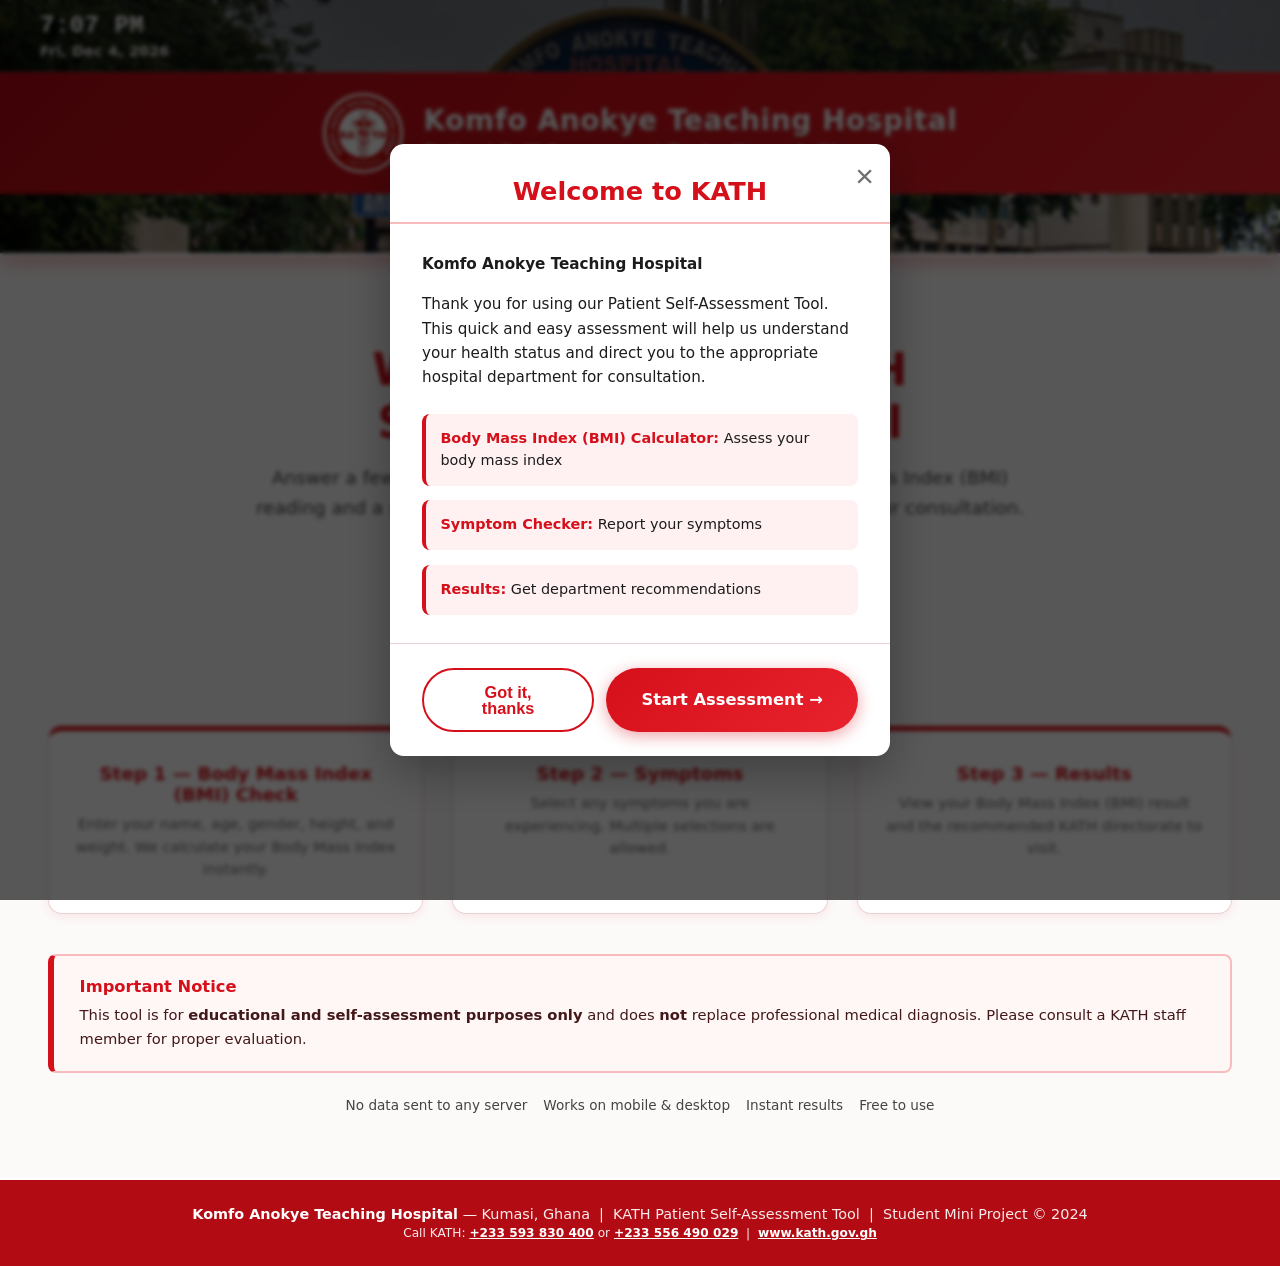
<file: index.html>
﻿<!DOCTYPE html>
<html lang="en">
<head>
  <meta charset="UTF-8" />
  <meta name="viewport" content="width=device-width, initial-scale=1.0" />
  <title>KATH Patient Self-Assessment Tool</title>
  <link rel="stylesheet" href="style.css" />
  <link rel="icon" href="kath-logo.jpg" />
</head>
<body>

  <!-- WELCOME POPUP MODAL -->
  <div id="welcome-modal" class="modal-overlay">
    <div class="modal-content welcome-modal-box">
      <button class="modal-close-btn" aria-label="Close welcome message">&times;</button>
      <div class="modal-header">
        <h2>Welcome to KATH</h2>
      </div>
      <div class="modal-body">
        <p><strong>Komfo Anokye Teaching Hospital</strong></p>
        <p>Thank you for using our Patient Self-Assessment Tool. This quick and easy assessment will help us understand your health status and direct you to the appropriate hospital department for consultation.</p>
        <div class="welcome-features">
          <div class="feature">
            <span class="feature-text"><strong>Body Mass Index (BMI) Calculator:</strong> Assess your body mass index</span>
          </div>
          <div class="feature">
            <span class="feature-text"><strong>Symptom Checker:</strong> Report your symptoms</span>
          </div>
          <div class="feature">
            <span class="feature-text"><strong>Results:</strong> Get department recommendations</span>
          </div>
        </div>
      </div>
      <div class="modal-footer">
        <button class="btn btn-secondary modal-close-btn-footer">Got it, thanks</button>
        <a href="bmi.html" class="btn btn-primary">Start Assessment →</a>
      </div>
    </div>
  </div>

  <header>
    <!-- Date Time Widget -->
    <div class="datetime-weather-widget">
      <div class="widget-content">
        <div class="datetime-display">
          <div class="time-display" id="time-display">--:--</div>
          <div class="date-display" id="date-display">Loading...</div>
        </div>
      </div>
    </div>

    <div class="header-inner">
      <div class="header-brand">
        <img src="kath-logo.jpg" alt="Komfo Anokye Teaching Hospital Logo" class="header-logo" />
        <div class="header-text">
          <h1>Komfo Anokye Teaching Hospital</h1>
          <p>Patient Self-Assessment Tool &bull; Kumasi, Ghana</p>
        </div>
      </div>
    </div>

    <!-- Centered Main Dropdown Navigation -->
    <nav>
      <div class="nav-inner">
        <div class="nav-dropdown">
          <button class="nav-dropdown-btn" type="button" aria-expanded="false">
            <span class="menu-icon">☰</span>
            <span>Menu &amp; Assessment Navigation</span>
            <span class="menu-arrow">▾</span>
          </button>
          <div class="nav-dropdown-menu">
            <a href="index.html" class="nav-item">
              <div class="nav-text">
                <strong>Home</strong>
                <small>Landing page &amp; overview</small>
              </div>
            </a>
            
            <div class="dropdown-divider"></div>
            <div class="dropdown-category"> Patient Self-Assessment</div>
            
            <a href="bmi.html" class="nav-item">
              <div class="nav-text">
                <strong>Step 1: Body Mass Index (BMI) Calculator</strong>
                <small>Enter height, weight &amp; metrics</small>
              </div>
            </a>
            <a href="symptoms.html" class="nav-item">
              <div class="nav-text">
                <strong>Step 2: Symptom Checker</strong>
                <small>Select experienced symptoms</small>
              </div>
            </a>
            <a href="results.html" class="nav-item">
              <div class="nav-text">
                <strong>Step 3: View Results</strong>
                <small>Body Mass Index (BMI) reading &amp; KATH directorate</small>
              </div>
            </a>
            
            <div class="dropdown-divider"></div>
            <div class="dropdown-category"> Hospital &amp; Feedback</div>
            
            <a href="about.html" class="nav-item">
              <div class="nav-text">
                <strong>About KATH</strong>
                <small>History, mission &amp; clinical services</small>
              </div>
            </a>
            <a href="feedback.html" class="nav-item">
              <div class="nav-text">
                <strong>Patient Feedback</strong>
                <small>Share comments &amp; ratings</small>
              </div>
            </a>
          </div>
        </div>
      </div>
    </nav>
  </header>

  <!-- MAIN CONTENT Landing / Hero Page -->
  <main>
    <div class="container">

      <!-- Hero section -->
      <section class="hero">
        <h2>Welcome to the KATH<br>Self-Assessment Tool</h2>
        <p>
          Answer a few quick questions about your health to get a Body Mass Index (BMI) reading
          and a suggested KATH directorate to visit — right before your consultation.
        </p>
        <!-- Primary CTA button -->
        <a href="bmi.html" class="btn btn-primary btn-lg">
           Start Assessment
        </a>
      </section>

      <!-- How it works feature cards -->
      <section>
        <div style="text-align:center;margin-bottom:1rem;">
          <h3 style="color:var(--primary);font-size:1.15rem;"> How It Works</h3>
          <p style="color:var(--text-muted);font-size:.88rem;margin-top:.3rem;">
            Three simple steps — takes less than 2 minutes
          </p>
        </div>

        <div class="features-grid">
          <!-- Step 1 -->
          <div class="feature-card">
            <h3>Step 1 — Body Mass Index (BMI) Check</h3>
            <p>Enter your name, age, gender, height, and weight. We calculate your Body Mass Index instantly.</p>
          </div>
          <!-- Step 2 -->
          <div class="feature-card">
            <h3>Step 2 — Symptoms</h3>
            <p>Select any symptoms you are experiencing. Multiple selections are allowed.</p>
          </div>
          <!-- Step 3 -->
          <div class="feature-card">
            <h3>Step 3 — Results</h3>
            <p>View your Body Mass Index (BMI) result and the recommended KATH directorate to visit.</p>
          </div>
        </div>
      </section>

      <!-- Disclaimer notice on landing page -->
      <div class="disclaimer">
        <div class="disclaimer-title"> Important Notice</div>
        <p>
          This tool is for <strong>educational and self-assessment purposes only</strong>
          and does <strong>not</strong> replace professional medical diagnosis.
          Please consult a KATH staff member for proper evaluation.
        </p>
      </div>

      <!-- Quick info row -->
      <section style="margin-top:1.5rem;">
        <div style="display:flex;gap:1rem;flex-wrap:wrap;justify-content:center;">
          <div style="display:flex;align-items:center;gap:.4rem;color:var(--text-mid);font-size:.85rem;">
             <span>No data sent to any server</span>
          </div>
          <div style="display:flex;align-items:center;gap:.4rem;color:var(--text-mid);font-size:.85rem;">
             <span>Works on mobile &amp; desktop</span>
          </div>
          <div style="display:flex;align-items:center;gap:.4rem;color:var(--text-mid);font-size:.85rem;">
             <span>Instant results</span>
          </div>
          <div style="display:flex;align-items:center;gap:.4rem;color:var(--text-mid);font-size:.85rem;">
             <span>Free to use</span>
          </div>
        </div>
      </section>

    </div><!-- /container -->
  </main>

  <!-- FOOTER appears on every page -->
  <footer>
    <p>
      <strong>Komfo Anokye Teaching Hospital</strong> &mdash; Kumasi, Ghana &nbsp;|&nbsp;
       KATH Patient Self-Assessment Tool &nbsp;|&nbsp;
      <span>Student Mini Project &copy; 2024</span>
    </p>
    <p style="margin-top:.3rem;font-size:.76rem;">
      Call KATH: <a href="tel:+233593830400">+233 593 830 400</a> or <a href="tel:+233556490029">+233 556 490 029</a> &nbsp;|&nbsp;
      <a href="https://www.kath.gov.gh" target="_blank" rel="noopener noreferrer">www.kath.gov.gh</a>
    </p>
  </footer>

  <!-- Load shared JavaScript -->
  <script src="script.js"></script>
  
  <!-- Initialize Date/Time immediately -->
  <script>
    (function() {
      function updateDateTime() {
        const now = new Date();
        const hours = now.getHours() % 12 || 12;
        const minutes = String(now.getMinutes()).padStart(2, '0');
        const period = now.getHours() < 12 ? 'AM' : 'PM';
        const timeDisplay = document.getElementById('time-display');
        if (timeDisplay) timeDisplay.textContent = `${hours}:${minutes} ${period}`;

        const options = { weekday: 'short', year: 'numeric', month: 'short', day: 'numeric' };
        const dateStr = now.toLocaleDateString('en-US', options);
        const dateDisplay = document.getElementById('date-display');
        if (dateDisplay) dateDisplay.textContent = dateStr;
      }

      if (document.readyState === 'loading') {
        document.addEventListener('DOMContentLoaded', function() {
          updateDateTime();
          setInterval(updateDateTime, 60000);
        });
      } else {
        updateDateTime();
        setInterval(updateDateTime, 60000);
      }
    })();
  </script>
</body>
</html>
</file>
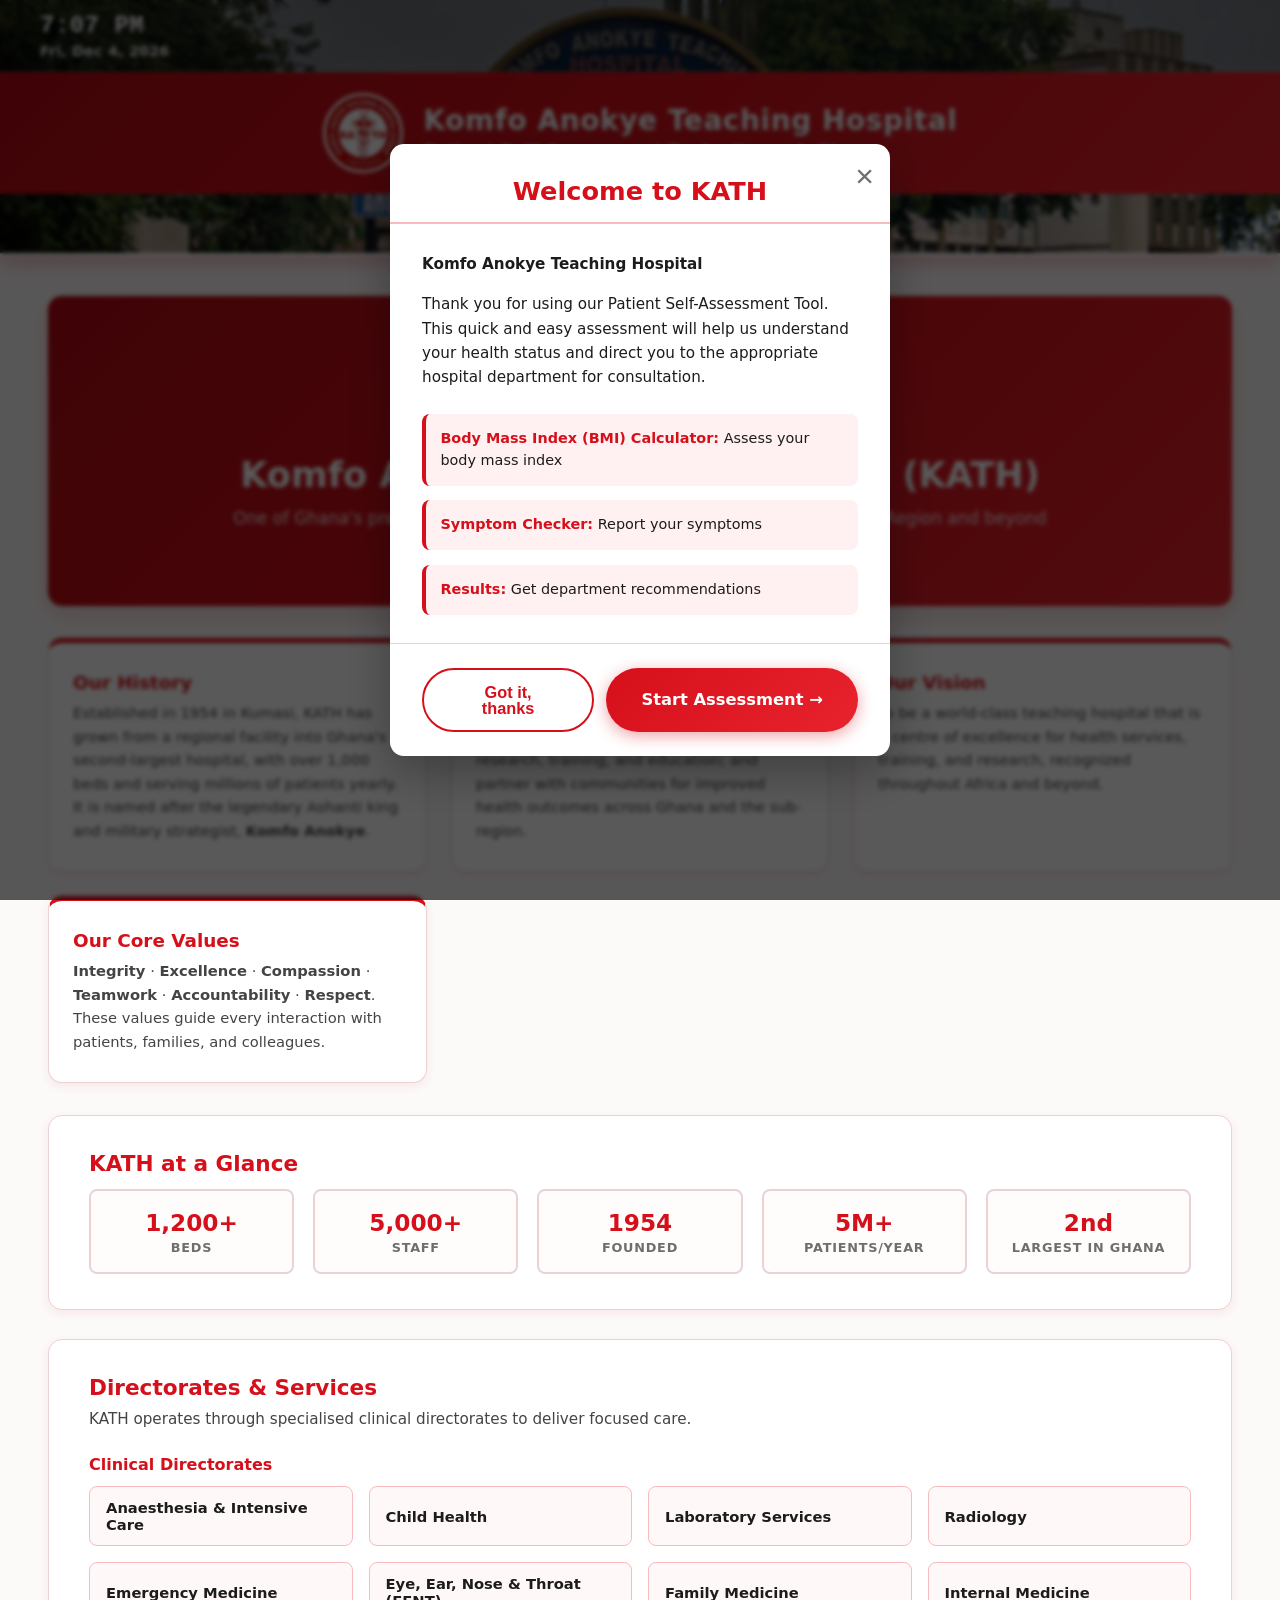
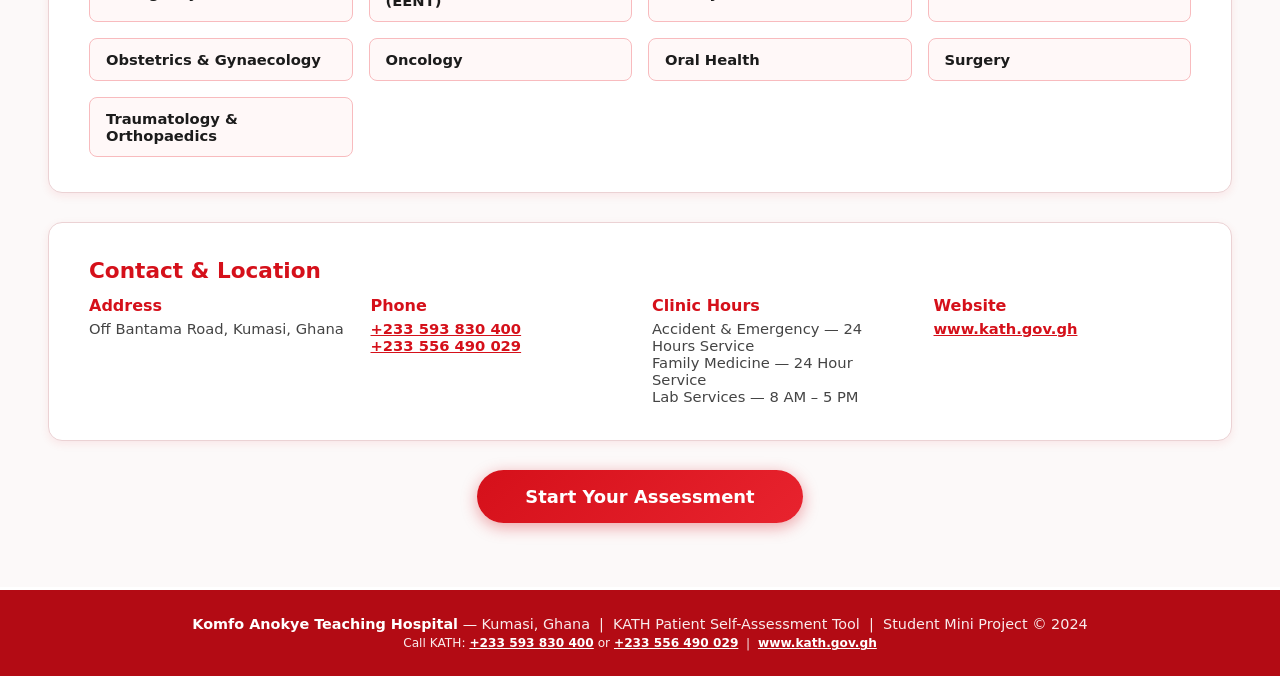
<file: about.html>
<!DOCTYPE html>
<html lang="en">
<head>
  <meta charset="UTF-8" />
  <meta name="viewport" content="width=device-width, initial-scale=1.0" />
  <title>About KATH — Patient Self-Assessment Tool</title>
  <link rel="stylesheet" href="style.css" />
  <link rel="icon" href="kath-logo.jpg" />
</head>
<body>

  <!-- WELCOME POPUP MODAL -->
  <div id="welcome-modal" class="modal-overlay">
    <div class="modal-content welcome-modal-box">
      <button class="modal-close-btn" aria-label="Close welcome message">&times;</button>
      <div class="modal-header">
        <h2>Welcome to KATH</h2>
      </div>
      <div class="modal-body">
        <p><strong>Komfo Anokye Teaching Hospital</strong></p>
        <p>Thank you for using our Patient Self-Assessment Tool. This quick and easy assessment will help us understand your health status and direct you to the appropriate hospital department for consultation.</p>
        <div class="welcome-features">
          <div class="feature">
            <span class="feature-text"><strong>Body Mass Index (BMI) Calculator:</strong> Assess your body mass index</span>
          </div>
          <div class="feature">
            <span class="feature-text"><strong>Symptom Checker:</strong> Report your symptoms</span>
          </div>
          <div class="feature">
            <span class="feature-text"><strong>Results:</strong> Get department recommendations</span>
          </div>
        </div>
      </div>
      <div class="modal-footer">
        <button class="btn btn-secondary modal-close-btn-footer">Got it, thanks</button>
        <a href="bmi.html" class="btn btn-primary">Start Assessment →</a>
      </div>
    </div>
  </div>

  <!-- HEADER -->
  <header>
    <!-- Date Time Widget -->
    <div class="datetime-weather-widget">
      <div class="widget-content">
        <div class="datetime-display">
          <div class="time-display" id="time-display">--:--</div>
          <div class="date-display" id="date-display">Loading...</div>
        </div>
      </div>
    </div>

    <div class="header-inner">
      <div class="header-brand">
        <img src="kath-logo.jpg" alt="Komfo Anokye Teaching Hospital Logo" class="header-logo" />
        <div class="header-text">
          <h1>Komfo Anokye Teaching Hospital</h1>
          <p>Patient Self-Assessment Tool &bull; Kumasi, Ghana</p>
        </div>
      </div>
    </div>

    <!-- Centered Main Dropdown Navigation -->
    <nav>
      <div class="nav-inner">
        <div class="nav-dropdown">
          <button class="nav-dropdown-btn" type="button" aria-expanded="false">
            <span class="menu-icon">☰</span>
            <span>Menu &amp; Assessment Navigation</span>
            <span class="menu-arrow">▾</span>
          </button>
          <div class="nav-dropdown-menu">
            <a href="index.html" class="nav-item">
              <div class="nav-text">
                <strong>Home</strong>
                <small>Landing page &amp; overview</small>
              </div>
            </a>
            
            <div class="dropdown-divider"></div>
            <div class="dropdown-category"> Patient Self-Assessment</div>
            
            <a href="bmi.html" class="nav-item">
              <div class="nav-text">
                <strong>Step 1: Body Mass Index (BMI) Calculator</strong>
                <small>Enter height, weight &amp; metrics</small>
              </div>
            </a>
            <a href="symptoms.html" class="nav-item">
              <div class="nav-text">
                <strong>Step 2: Symptom Checker</strong>
                <small>Select experienced symptoms</small>
              </div>
            </a>
            <a href="results.html" class="nav-item">
              <div class="nav-text">
                <strong>Step 3: View Results</strong>
                <small>Body Mass Index (BMI) reading &amp; KATH directorate</small>
              </div>
            </a>
            
            <div class="dropdown-divider"></div>
            <div class="dropdown-category"> Hospital &amp; Feedback</div>
            
            <a href="about.html" class="nav-item active">
              <div class="nav-text">
                <strong>About KATH</strong>
                <small>History, mission &amp; clinical services</small>
              </div>
            </a>
            <a href="feedback.html" class="nav-item">
              <div class="nav-text">
                <strong>Patient Feedback</strong>
                <small>Share comments &amp; ratings</small>
              </div>
            </a>
          </div>
        </div>
      </div>
    </nav>
  </header>

  <!-- MAIN -->
  <main>
    <div class="container">

      <!-- Hero banner -->
      <div class="about-hero">
        <img src="kath-logo.jpg" alt="KATH Official Crest" style="width:96px;height:96px;border-radius:50%;background:#fff;border:3.5px solid #fff;margin:0 auto .9rem;display:block;box-shadow:0 4px 16px rgba(0,0,0,.35);" />
        <h2>Komfo Anokye Teaching Hospital (KATH)</h2>
        <p>
          One of Ghana's premier public referral hospitals, proudly serving the Ashanti Region
          and beyond with world-class healthcare since 1954.
        </p>
      </div>

      <!-- Mission / Vision / History / Values grid -->
      <div class="info-grid">

        <div class="info-box">
          <h3>Our History</h3>
          <p>
            Established in 1954 in Kumasi, KATH has grown from a regional facility into Ghana's
            second-largest hospital, with over 1,000 beds and serving millions of patients yearly.
            It is named after the legendary Ashanti king and military strategist,
            <strong>Komfo Anokye</strong>.
          </p>
        </div>

        <div class="info-box">
          <h3>Our Mission</h3>
          <p>
            To provide excellent, equitable, and compassionate health services; promote research,
            training, and education; and partner with communities for improved health outcomes
            across Ghana and the sub-region.
          </p>
        </div>

        <div class="info-box">
          <h3>Our Vision</h3>
          <p>
            To be a world-class teaching hospital that is a centre of excellence for health
            services, training, and research, recognized throughout Africa and beyond.
          </p>
        </div>

        <div class="info-box">
          <h3>Our Core Values</h3>
          <p>
            <strong>Integrity</strong> · <strong>Excellence</strong> ·
            <strong>Compassion</strong> · <strong>Teamwork</strong> ·
            <strong>Accountability</strong> · <strong>Respect</strong>.
            These values guide every interaction with patients, families, and colleagues.
          </p>
        </div>

      </div><!-- /info-grid -->

      <!-- Key Stats -->
      <div class="card">
        <div class="card-title">KATH at a Glance</div>
        <div style="display:grid;grid-template-columns:repeat(auto-fit,minmax(160px,1fr));gap:1.2rem;margin-top:.8rem;">
          <div class="summary-item">
            <div class="val">1,200+</div>
            <div class="lbl">Beds</div>
          </div>
          <div class="summary-item">
            <div class="val">5,000+</div>
            <div class="lbl">Staff</div>
          </div>
          <div class="summary-item">
            <div class="val">1954</div>
            <div class="lbl">Founded</div>
          </div>
          <div class="summary-item">
            <div class="val">5M+</div>
            <div class="lbl">Patients/Year</div>
          </div>
          <div class="summary-item">
            <div class="val">2nd</div>
            <div class="lbl">Largest in Ghana</div>
          </div>
        </div>
      </div>

      <!-- Services & Directorates -->
      <div class="card">
        <div class="card-title">Directorates &amp; Services</div>
        <p class="card-subtitle">
          KATH operates through specialised clinical directorates to deliver focused care.
        </p>
        <div class="directorate-group">
          <h3>Clinical Directorates</h3>
          <div class="services-grid" id="directorate-list"></div>
        </div>
      </div>

      <!-- Contact info -->
      <div class="card">
        <div class="card-title">Contact &amp; Location</div>
        <div style="display:grid;grid-template-columns:repeat(auto-fit,minmax(220px,1fr));gap:1.5rem;margin-top:.8rem;">
          <div>
            <p style="font-weight:700;color:var(--primary);margin-bottom:.3rem;"> Address</p>
            <p style="color:var(--text-mid);font-size:.92rem;">Off Bantama Road, Kumasi, Ghana</p>
          </div>
          <div>
            <p style="font-weight:700;color:var(--primary);margin-bottom:.3rem;"> Phone</p>
            <p style="color:var(--text-mid);font-size:.92rem;"><a href="tel:+233593830400" style="color:var(--primary);font-weight:700;">+233 593 830 400</a><br/><a href="tel:+233556490029" style="color:var(--primary);font-weight:700;">+233 556 490 029</a></p>
          </div>
          <div>
            <p style="font-weight:700;color:var(--primary);margin-bottom:.3rem;"> Clinic Hours</p>
            <p style="color:var(--text-mid);font-size:.92rem;">Accident &amp; Emergency — 24 Hours Service<br/>Family Medicine — 24 Hour Service<br/>Lab Services — 8 AM – 5 PM</p>
          </div>
          <div>
            <p style="font-weight:700;color:var(--primary);margin-bottom:.3rem;"> Website</p>
            <p style="color:var(--text-mid);font-size:.92rem;"><a href="https://www.kath.gov.gh" target="_blank" rel="noopener noreferrer" style="color:var(--primary);font-weight:700;">www.kath.gov.gh</a></p>
          </div>
        </div>
      </div>

      <!-- CTA -->
      <div class="text-center mt-2">
        <a href="bmi.html" class="btn btn-primary btn-lg">
           Start Your Assessment
        </a>
      </div>

    </div><!-- /container -->
  </main>

  <footer>
    <p>
      <strong>Komfo Anokye Teaching Hospital</strong> &mdash; Kumasi, Ghana &nbsp;|&nbsp;
       KATH Patient Self-Assessment Tool &nbsp;|&nbsp; Student Mini Project &copy; 2024
    </p>
    <p style="margin-top:.3rem;font-size:.76rem;">
      Call KATH: <a href="tel:+233593830400">+233 593 830 400</a> or <a href="tel:+233556490029">+233 556 490 029</a> &nbsp;|&nbsp;
      <a href="https://www.kath.gov.gh" target="_blank" rel="noopener noreferrer">www.kath.gov.gh</a>
    </p>
  </footer>

  <script src="script.js"></script>
  
  <!-- Initialize Date/Time immediately -->
  <script>
    (function() {
      function updateDateTime() {
        const now = new Date();
        const hours = now.getHours() % 12 || 12;
        const minutes = String(now.getMinutes()).padStart(2, '0');
        const period = now.getHours() < 12 ? 'AM' : 'PM';
        const timeDisplay = document.getElementById('time-display');
        if (timeDisplay) timeDisplay.textContent = `${hours}:${minutes} ${period}`;
        const options = { weekday: 'short', year: 'numeric', month: 'short', day: 'numeric' };
        const dateStr = now.toLocaleDateString('en-US', options);
        const dateDisplay = document.getElementById('date-display');
        if (dateDisplay) dateDisplay.textContent = dateStr;
      }
      if (document.readyState === 'loading') {
        document.addEventListener('DOMContentLoaded', function() {
          updateDateTime();
          setInterval(updateDateTime, 60000);
        });
      } else {
        updateDateTime();
        setInterval(updateDateTime, 60000);
      }
    })();
  </script>
</body>
</html>
</file>
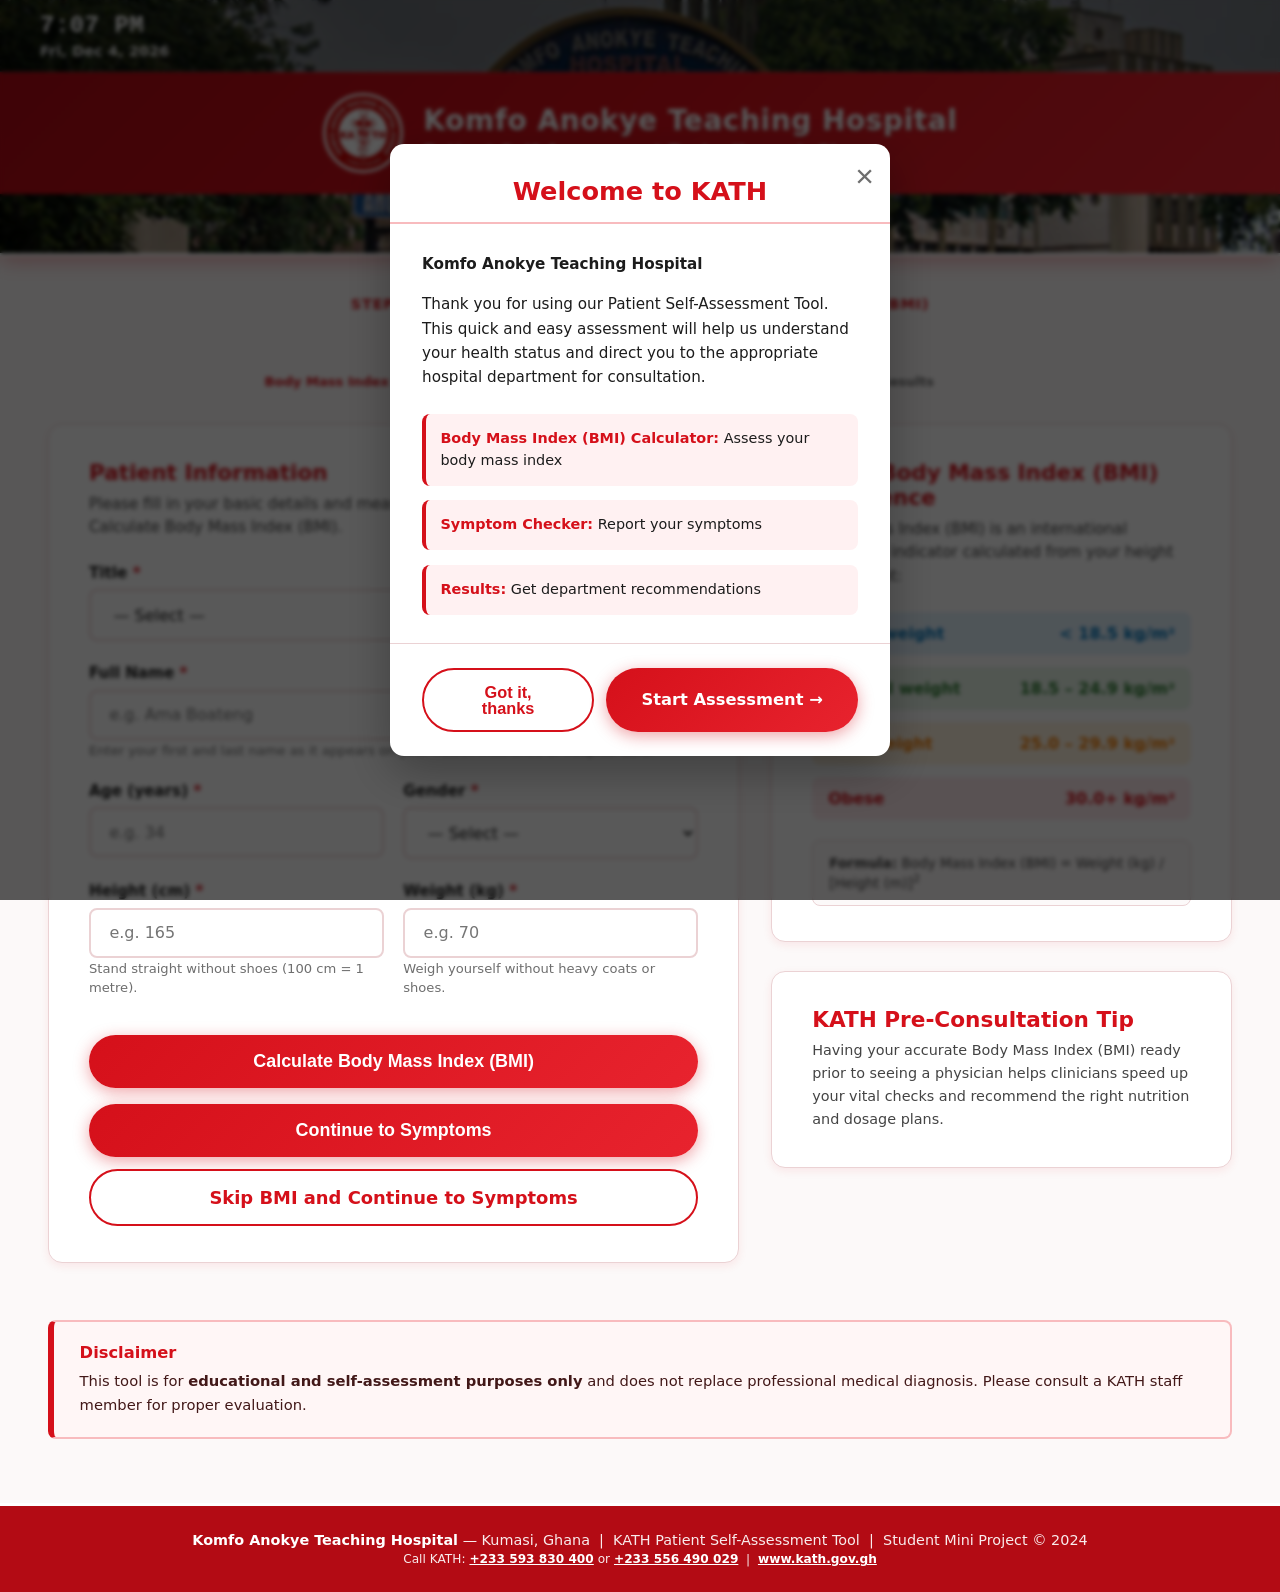
<file: bmi.html>
<!DOCTYPE html>
<html lang="en">
<head>
  <meta charset="UTF-8" />
  <meta name="viewport" content="width=device-width, initial-scale=1.0" />
  <title>Body Mass Index (BMI) Assessment — KATH Self-Assessment Tool</title>
  <link rel="stylesheet" href="style.css" />
  <link rel="icon" href="kath-logo.jpg" />
</head>
<body>

  <!-- WELCOME POPUP MODAL -->
  <div id="welcome-modal" class="modal-overlay">
    <div class="modal-content welcome-modal-box">
      <button class="modal-close-btn" aria-label="Close welcome message">&times;</button>
      <div class="modal-header">
        <h2>Welcome to KATH</h2>
      </div>
      <div class="modal-body">
        <p><strong>Komfo Anokye Teaching Hospital</strong></p>
        <p>Thank you for using our Patient Self-Assessment Tool. This quick and easy assessment will help us understand your health status and direct you to the appropriate hospital department for consultation.</p>
        <div class="welcome-features">
          <div class="feature">
            <span class="feature-text"><strong>Body Mass Index (BMI) Calculator:</strong> Assess your body mass index</span>
          </div>
          <div class="feature">
            <span class="feature-text"><strong>Symptom Checker:</strong> Report your symptoms</span>
          </div>
          <div class="feature">
            <span class="feature-text"><strong>Results:</strong> Get department recommendations</span>
          </div>
        </div>
      </div>
      <div class="modal-footer">
        <button class="btn btn-secondary modal-close-btn-footer">Got it, thanks</button>
        <a href="bmi.html" class="btn btn-primary">Start Assessment →</a>
      </div>
    </div>
  </div>

  <!-- HEADER -->
  <header>
    <!-- Date Time Widget -->
    <div class="datetime-weather-widget">
      <div class="widget-content">
        <div class="datetime-display">
          <div class="time-display" id="time-display">--:--</div>
          <div class="date-display" id="date-display">Loading...</div>
        </div>
      </div>
    </div>

    <div class="header-inner">
      <div class="header-brand">
        <img src="kath-logo.jpg" alt="Komfo Anokye Teaching Hospital Logo" class="header-logo" />
        <div class="header-text">
          <h1>Komfo Anokye Teaching Hospital</h1>
          <p>Patient Self-Assessment Tool &bull; Kumasi, Ghana</p>
        </div>
      </div>
    </div>

    <!-- Centered Main Dropdown Navigation -->
    <nav>
      <div class="nav-inner">
        <div class="nav-dropdown">
          <button class="nav-dropdown-btn" type="button" aria-expanded="false">
            <span class="menu-icon">☰</span>
            <span>Menu &amp; Assessment Navigation</span>
            <span class="menu-arrow">▾</span>
          </button>
          <div class="nav-dropdown-menu">
            <a href="index.html" class="nav-item">
              <div class="nav-text">
                <strong>Home</strong>
                <small>Landing page &amp; overview</small>
              </div>
            </a>
            
            <div class="dropdown-divider"></div>
            <div class="dropdown-category"> Patient Self-Assessment</div>
            
            <a href="bmi.html" class="nav-item active">
              <div class="nav-text">
                <strong>Step 1: Body Mass Index (BMI) Calculator</strong>
                <small>Enter height, weight &amp; metrics</small>
              </div>
            </a>
            <a href="symptoms.html" class="nav-item">
              <div class="nav-text">
                <strong>Step 2: Symptom Checker</strong>
                <small>Select experienced symptoms</small>
              </div>
            </a>
            <a href="results.html" class="nav-item">
              <div class="nav-text">
                <strong>Step 3: View Results</strong>
                <small>Body Mass Index (BMI) reading &amp; KATH directorate</small>
              </div>
            </a>
            
            <div class="dropdown-divider"></div>
            <div class="dropdown-category"> Hospital &amp; Feedback</div>
            
            <a href="about.html" class="nav-item">
              <div class="nav-text">
                <strong>About KATH</strong>
                <small>History, mission &amp; clinical services</small>
              </div>
            </a>
            <a href="feedback.html" class="nav-item">
              <div class="nav-text">
                <strong>Patient Feedback</strong>
                <small>Share comments &amp; ratings</small>
              </div>
            </a>
          </div>
        </div>
      </div>
    </nav>
  </header>

  <!-- MAIN -->
  <main>
    <div class="container">

      <!-- Progress Indicator: Step 1 of 3 -->
      <div class="progress-bar-wrapper">
        <div class="progress-label">Step 1 of 3 — Patient Information &amp; Body Mass Index (BMI)</div>
        <div class="progress-steps">
          <div class="step-circle active">1</div>
          <div class="step-line"></div>
          <div class="step-circle">2</div>
          <div class="step-line"></div>
          <div class="step-circle">3</div>
        </div>
        <div class="step-labels">
          <span class="active-label">Body Mass Index (BMI) Check</span>
          <span>Symptoms</span>
          <span>Results</span>
        </div>
      </div>

      <!-- Page 2-Column Grid Layout -->
      <div class="grid-2col-wide-left">

        <!-- Column 1: Patient Information & BMI Form -->
        <div class="card">
          <div class="card-title">Patient Information</div>
          <p class="card-subtitle">
            Please fill in your basic details and measurements below accurately, then click Calculate Body Mass Index (BMI).
          </p>

          <form id="bmi-form" novalidate>

            <!-- Title -->
            <div class="form-group">
              <label for="title">
                Title <span style="color:var(--danger)">*</span>
              </label>
              <select id="title" name="title" required>
                <option value="">— Select —</option>
                <option value="Mr.">Mr.</option>
                <option value="Mrs.">Mrs.</option>
                <option value="Miss">Miss</option>
                <option value="Ms.">Ms.</option>
                <option value="Dr.">Dr.</option>
                <option value="Prof.">Prof.</option>
                <option value="Rev.">Rev.</option>
                <option value="Other">Other</option>
              </select>

              <div id="custom-title-wrap" style="display:none; margin-top:0.8rem;">
                <label for="custom-title">
                  Enter your title <span style="color:var(--danger)">*</span>
                </label>
                <input
                  type="text"
                  id="custom-title"
                  name="custom-title"
                  placeholder="e.g. Lord, Elder, Hon."
                  autocomplete="honorific-prefix"
                />
              </div>
            </div>

            <!-- Full Name -->
            <div class="form-group">
              <label for="name">
                Full Name <span style="color:var(--danger)">*</span>
              </label>
              <input
                type="text"
                id="name"
                name="name"
                placeholder="e.g. Ama Boateng"
                autocomplete="name"
                required
              />
              <span class="hint">Enter your first and last name as it appears on your health insurance or hospital card.</span>
            </div>

            <!-- Age and Gender -->
            <div class="form-row">
              <div class="form-group">
                <label for="age">
                  Age (years) <span style="color:var(--danger)">*</span>
                </label>
                <input
                  type="number"
                  id="age"
                  name="age"
                  placeholder="e.g. 34"
                  min="1"
                  max="120"
                  required
                />
              </div>

              <div class="form-group">
                <label for="gender">
                  Gender <span style="color:var(--danger)">*</span>
                </label>
                <select id="gender" name="gender" required>
                  <option value="">— Select —</option>
                  <option value="Male">Male</option>
                  <option value="Female">Female</option>
                </select>
              </div>
            </div>

            <!-- Height and Weight -->
            <div class="form-row">
              <div class="form-group">
                <label for="height">
                  Height (cm) <span style="color:var(--danger)">*</span>
                </label>
                <input
                  type="number"
                  id="height"
                  name="height"
                  placeholder="e.g. 165"
                  min="50"
                  max="250"
                  step="0.1"
                  required
                />
                <span class="hint">Stand straight without shoes (100 cm = 1 metre).</span>
              </div>

              <div class="form-group">
                <label for="weight">
                  Weight (kg) <span style="color:var(--danger)">*</span>
                </label>
                <input
                  type="number"
                  id="weight"
                  name="weight"
                  placeholder="e.g. 70"
                  min="2"
                  max="500"
                  step="0.1"
                  required
                />
                <span class="hint">Weigh yourself without heavy coats or shoes.</span>
              </div>
            </div>

            <div id="bmi-result" hidden aria-live="polite" style="margin-top:1rem;background:var(--off-white);border:1.5px solid var(--border);border-radius:var(--radius-sm);padding:1rem;text-align:center;">
              <div style="color:var(--text-mid);font-size:.85rem;font-weight:700;">Your Body Mass Index (BMI)</div>
              <div id="bmi-value" style="color:var(--primary);font-size:2rem;font-weight:800;line-height:1.2;"></div>
              <div id="bmi-category" style="color:var(--text-mid);font-size:1rem;font-weight:800;margin-top:.25rem;"></div>
            </div>

            <button type="button" id="calculate-bmi-btn" class="btn btn-primary btn-block btn-lg" style="margin-top:1rem;">
              Calculate Body Mass Index (BMI)
            </button>

            <!-- Submit button -->
            <button type="submit" class="btn btn-primary btn-block btn-lg" style="margin-top:1rem;">
               Continue to Symptoms
            </button>

            <a href="symptoms.html" class="btn btn-secondary btn-block btn-lg" style="margin-top:.75rem;">
              Skip BMI and Continue to Symptoms
            </a>

          </form>
        </div><!-- /card (left) -->

        <!-- Column 2: Health Info Guidelines & WHO Chart -->
        <div>

          <!-- WHO Standard Chart Card -->
          <div class="card">
            <div class="card-title">WHO Body Mass Index (BMI) Reference</div>
            <p class="card-subtitle">
              Body Mass Index (BMI) is an international screening indicator calculated from your height and weight:
            </p>

            <div style="display:flex;flex-direction:column;gap:.75rem;">
              <div style="background:#e3f2fd;color:#0277bd;padding:.75rem 1rem;border-radius:var(--radius-sm);font-weight:700;display:flex;justify-content:space-between;align-items:center;">
                <span> Underweight</span>
                <span>&lt; 18.5 kg/m²</span>
              </div>
              <div style="background:#e8f5e9;color:#2e7d32;padding:.75rem 1rem;border-radius:var(--radius-sm);font-weight:700;display:flex;justify-content:space-between;align-items:center;">
                <span> Normal weight</span>
                <span>18.5 – 24.9 kg/m²</span>
              </div>
              <div style="background:#fff3e0;color:#f57c00;padding:.75rem 1rem;border-radius:var(--radius-sm);font-weight:700;display:flex;justify-content:space-between;align-items:center;">
                <span> Overweight</span>
                <span>25.0 – 29.9 kg/m²</span>
              </div>
              <div style="background:#ffebee;color:#d5101a;padding:.75rem 1rem;border-radius:var(--radius-sm);font-weight:700;display:flex;justify-content:space-between;align-items:center;">
                <span> Obese</span>
                <span>30.0+ kg/m²</span>
              </div>
            </div>

            <div style="margin-top:1.2rem;background:var(--off-white);padding:.9rem 1rem;border-radius:var(--radius-sm);border:1.5px solid var(--border);font-size:.85rem;color:var(--text-mid);">
               <strong>Formula:</strong> Body Mass Index (BMI) = Weight (kg) / [Height (m)]<sup>2</sup>
            </div>
          </div>

          <!-- KATH Guidance Card -->
          <div class="card">
            <div class="card-title">KATH Pre-Consultation Tip</div>
            <p style="color:var(--text-mid);font-size:.9rem;line-height:1.6;">
              Having your accurate Body Mass Index (BMI) ready prior to seeing a physician helps clinicians speed up your vital checks and recommend the right nutrition and dosage plans.
            </p>
          </div>

        </div><!-- /column 2 -->

      </div><!-- /grid-2col-wide-left -->

      <!-- Page Disclaimer -->
      <div class="disclaimer">
        <div class="disclaimer-title"> Disclaimer</div>
        <p>
          This tool is for <strong>educational and self-assessment purposes only</strong>
          and does not replace professional medical diagnosis.
          Please consult a KATH staff member for proper evaluation.
        </p>
      </div>

    </div><!-- /container -->
  </main>

  <footer>
    <p>
      <strong>Komfo Anokye Teaching Hospital</strong> &mdash; Kumasi, Ghana &nbsp;|&nbsp;
       KATH Patient Self-Assessment Tool &nbsp;|&nbsp; Student Mini Project &copy; 2024
    </p>
    <p style="margin-top:.3rem;font-size:.76rem;">
      Call KATH: <a href="tel:+233593830400">+233 593 830 400</a> or <a href="tel:+233556490029">+233 556 490 029</a> &nbsp;|&nbsp;
      <a href="https://www.kath.gov.gh" target="_blank" rel="noopener noreferrer">www.kath.gov.gh</a>
    </p>
  </footer>

  <script src="script.js"></script>
  
  <!-- Initialize Date/Time immediately -->
  <script>
    (function() {
      function updateDateTime() {
        const now = new Date();
        const hours = now.getHours() % 12 || 12;
        const minutes = String(now.getMinutes()).padStart(2, '0');
        const period = now.getHours() < 12 ? 'AM' : 'PM';
        const timeDisplay = document.getElementById('time-display');
        if (timeDisplay) timeDisplay.textContent = `${hours}:${minutes} ${period}`;
        const options = { weekday: 'short', year: 'numeric', month: 'short', day: 'numeric' };
        const dateStr = now.toLocaleDateString('en-US', options);
        const dateDisplay = document.getElementById('date-display');
        if (dateDisplay) dateDisplay.textContent = dateStr;
      }
      if (document.readyState === 'loading') {
        document.addEventListener('DOMContentLoaded', function() {
          updateDateTime();
          setInterval(updateDateTime, 60000);
        });
      } else {
        updateDateTime();
        setInterval(updateDateTime, 60000);
      }
    })();
  </script>
</body>
</html>
</file>
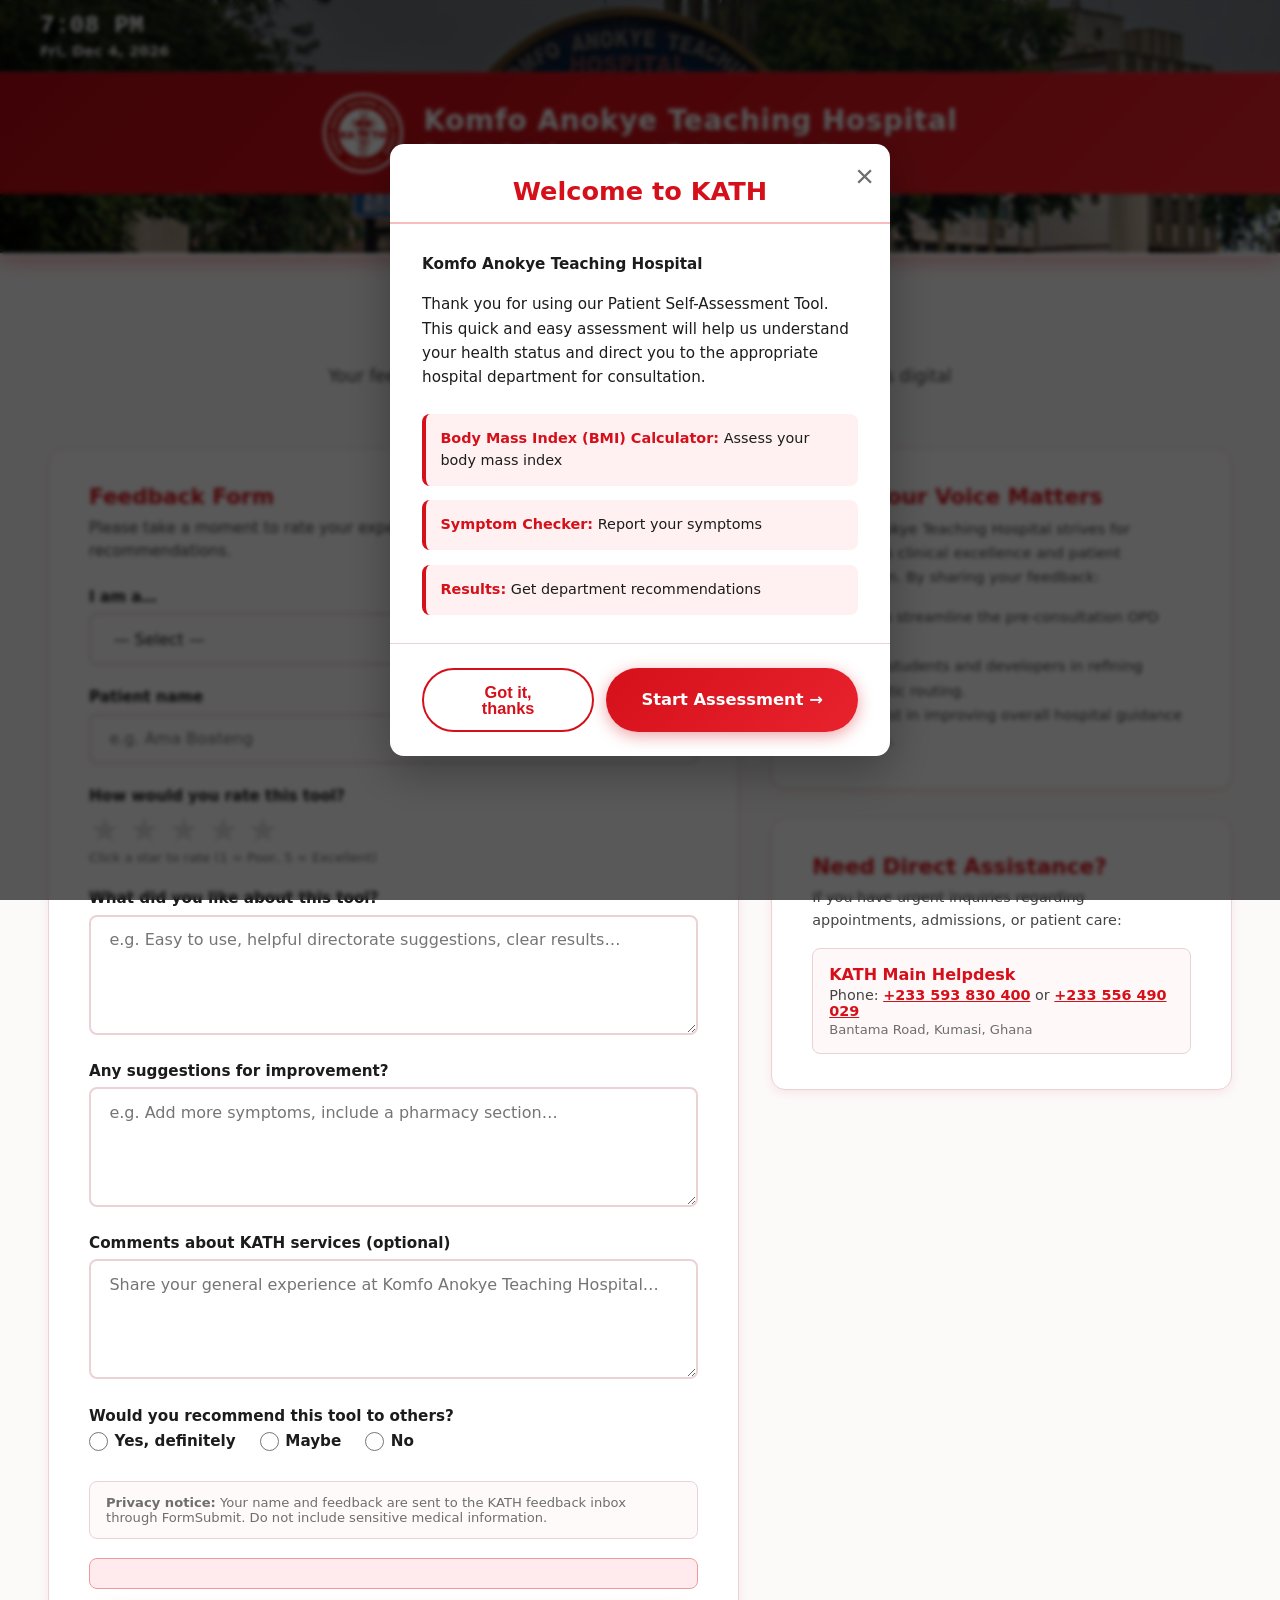
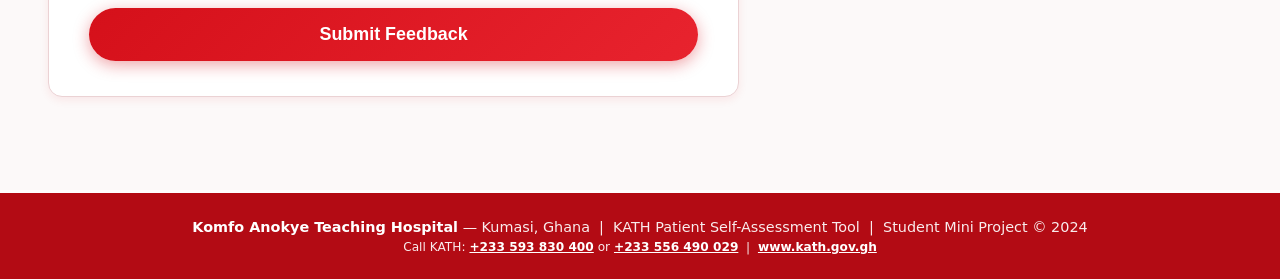
<file: feedback.html>
<!DOCTYPE html>
<html lang="en">
<head>
  <meta charset="UTF-8" />
  <meta name="viewport" content="width=device-width, initial-scale=1.0" />
  <title>Feedback — KATH Self-Assessment Tool</title>
  <link rel="stylesheet" href="style.css" />
  <link rel="icon" href="kath-logo.jpg" />
</head>
<body>

  <!-- WELCOME POPUP MODAL -->
  <div id="welcome-modal" class="modal-overlay">
    <div class="modal-content welcome-modal-box">
      <button class="modal-close-btn" aria-label="Close welcome message">&times;</button>
      <div class="modal-header">
        <h2>Welcome to KATH</h2>
      </div>
      <div class="modal-body">
        <p><strong>Komfo Anokye Teaching Hospital</strong></p>
        <p>Thank you for using our Patient Self-Assessment Tool. This quick and easy assessment will help us understand your health status and direct you to the appropriate hospital department for consultation.</p>
        <div class="welcome-features">
          <div class="feature">
            <span class="feature-text"><strong>Body Mass Index (BMI) Calculator:</strong> Assess your body mass index</span>
          </div>
          <div class="feature">
            <span class="feature-text"><strong>Symptom Checker:</strong> Report your symptoms</span>
          </div>
          <div class="feature">
            <span class="feature-text"><strong>Results:</strong> Get department recommendations</span>
          </div>
        </div>
      </div>
      <div class="modal-footer">
        <button class="btn btn-secondary modal-close-btn-footer">Got it, thanks</button>
        <a href="bmi.html" class="btn btn-primary">Start Assessment →</a>
      </div>
    </div>
  </div>

  <!-- HEADER -->
  <header>
    <!-- Date Time Widget -->
    <div class="datetime-weather-widget">
      <div class="widget-content">
        <div class="datetime-display">
          <div class="time-display" id="time-display">--:--</div>
          <div class="date-display" id="date-display">Loading...</div>
        </div>
      </div>
    </div>

    <div class="header-inner">
      <div class="header-brand">
        <img src="kath-logo.jpg" alt="Komfo Anokye Teaching Hospital Logo" class="header-logo" />
        <div class="header-text">
          <h1>Komfo Anokye Teaching Hospital</h1>
          <p>Patient Self-Assessment Tool &bull; Kumasi, Ghana</p>
        </div>
      </div>
    </div>

    <!-- Centered Main Dropdown Navigation -->
    <nav>
      <div class="nav-inner">
        <div class="nav-dropdown">
          <button class="nav-dropdown-btn" type="button" aria-expanded="false">
            <span class="menu-icon">☰</span>
            <span>Menu &amp; Assessment Navigation</span>
            <span class="menu-arrow">▾</span>
          </button>
          <div class="nav-dropdown-menu">
            <a href="index.html" class="nav-item">
              <div class="nav-text">
                <strong>Home</strong>
                <small>Landing page &amp; overview</small>
              </div>
            </a>
            
            <div class="dropdown-divider"></div>
            <div class="dropdown-category"> Patient Self-Assessment</div>
            
            <a href="bmi.html" class="nav-item">
              <div class="nav-text">
                <strong>Step 1: Body Mass Index (BMI) Calculator</strong>
                <small>Enter height, weight &amp; metrics</small>
              </div>
            </a>
            <a href="symptoms.html" class="nav-item">
              <div class="nav-text">
                <strong>Step 2: Symptom Checker</strong>
                <small>Select experienced symptoms</small>
              </div>
            </a>
            <a href="results.html" class="nav-item">
              <div class="nav-text">
                <strong>Step 3: View Results</strong>
                <small>Body Mass Index (BMI) reading &amp; KATH directorate</small>
              </div>
            </a>
            
            <div class="dropdown-divider"></div>
            <div class="dropdown-category"> Hospital &amp; Feedback</div>
            
            <a href="about.html" class="nav-item">
              <div class="nav-text">
                <strong>About KATH</strong>
                <small>History, mission &amp; clinical services</small>
              </div>
            </a>
            <a href="feedback.html" class="nav-item active">
              <div class="nav-text">
                <strong>Patient Feedback</strong>
                <small>Share comments &amp; ratings</small>
              </div>
            </a>
          </div>
        </div>
      </div>
    </nav>
  </header>

  <!-- MAIN -->
  <main>
    <div class="container">

      <!-- Page heading -->
      <div style="text-align:center;padding:1rem 0 2rem;">
        <span style="font-size:3.5rem;"></span>
        <h2 style="color:var(--primary);font-size:2rem;font-weight:800;margin-top:.4rem;">Share Your Experience</h2>
        <p style="color:var(--text-mid);font-size:1.05rem;margin-top:.4rem;max-width:650px;margin-left:auto;margin-right:auto;line-height:1.6;">
          Your feedback helps KATH and our development team enhance this digital tool for all patients and visitors.
        </p>
      </div>

      <!-- Page 2-Column Layout -->
      <div class="grid-2col-wide-left">

        <!-- Column 1: Feedback Form -->
        <div class="card">
          <div class="card-title">Feedback Form</div>
          <p class="card-subtitle">
            Please take a moment to rate your experience and provide any recommendations.
          </p>

          <!-- Success message shown after the feedback service accepts a submission -->
          <div class="feedback-success" id="feedback-success">
            <h3>Thank You for Your Feedback</h3>
            <p>
              Your feedback has been submitted. We appreciate your time and will use your
              input to make this tool better for all KATH patients.
            </p>
            <a href="index.html" class="btn btn-primary mt-2"> Back to Home</a>
          </div>

          <!-- The actual feedback form -->
          <form id="feedback-form" novalidate>
            <input type="hidden" name="_subject" value="New patient feedback — KATH Self-Assessment Tool" />
            <input type="text" name="_honey" tabindex="-1" autocomplete="off" aria-hidden="true" style="display:none" />

            <!-- Visitor type -->
            <div class="form-group">
              <label for="visitor-type">
                I am a…
              </label>
              <select id="visitor-type" name="visitor-type" required>
                <option value="">— Select —</option>
                <option value="patient">Patient</option>
                <option value="caregiver">Caregiver / Family member</option>
                <option value="student">Student</option>
                <option value="staff">KATH Staff</option>
                <option value="visitor">General Visitor</option>
              </select>
            </div>

            <!-- Patient Name -->
            <div class="form-group">
              <label for="patient-name">
                Patient name
              </label>
              <input
                type="text"
                id="patient-name"
                name="patient-name"
                placeholder="e.g. Ama Boateng"
                autocomplete="name"
                required
              />
            </div>

            <!-- Star Rating -->
            <div class="form-group">
              <label> How would you rate this tool?</label>
              <div class="star-rating">
                <span class="star" data-value="1" title="Poor">★</span>
                <span class="star" data-value="2" title="Fair">★</span>
                <span class="star" data-value="3" title="Good">★</span>
                <span class="star" data-value="4" title="Very Good">★</span>
                <span class="star" data-value="5" title="Excellent">★</span>
              </div>
              <span class="hint">Click a star to rate (1 = Poor, 5 = Excellent)</span>
            </div>

            <!-- What they liked -->
            <div class="form-group">
              <label for="liked">
                What did you like about this tool?
              </label>
              <textarea
                id="liked"
                name="liked"
                placeholder="e.g. Easy to use, helpful directorate suggestions, clear results…"
              ></textarea>
            </div>

            <!-- Suggestions -->
            <div class="form-group">
              <label for="suggestions">
                Any suggestions for improvement?
              </label>
              <textarea
                id="suggestions"
                name="suggestions"
                placeholder="e.g. Add more symptoms, include a pharmacy section…"
              ></textarea>
            </div>

            <!-- Comments about KATH services -->
            <div class="form-group">
              <label for="comments">
                Comments about KATH services (optional)
              </label>
              <textarea
                id="comments"
                name="comments"
                placeholder="Share your general experience at Komfo Anokye Teaching Hospital…"
              ></textarea>
            </div>

            <!-- Would recommend -->
            <div class="form-group">
              <label>
                Would you recommend this tool to others?
              </label>
              <div style="display:flex;gap:1.5rem;margin-top:.4rem;flex-wrap:wrap;">
                <label style="display:flex;align-items:center;gap:.4rem;font-weight:600;cursor:pointer;">
                  <input type="radio" name="recommend" value="yes" style="accent-color:var(--primary);width:1.2rem;height:1.2rem;" />
                   Yes, definitely
                </label>
                <label style="display:flex;align-items:center;gap:.4rem;font-weight:600;cursor:pointer;">
                  <input type="radio" name="recommend" value="maybe" style="accent-color:var(--primary);width:1.2rem;height:1.2rem;" />
                   Maybe
                </label>
                <label style="display:flex;align-items:center;gap:.4rem;font-weight:600;cursor:pointer;">
                  <input type="radio" name="recommend" value="no" style="accent-color:var(--primary);width:1.2rem;height:1.2rem;" />
                   No
                </label>
              </div>
            </div>

            <!-- Privacy note -->
            <p style="font-size:.82rem;color:var(--text-muted);background:#fffafa;padding:.8rem 1rem;border-radius:var(--radius-sm);margin-bottom:1.2rem;border:1.5px solid var(--border);">
               <strong>Privacy notice:</strong> Your name and feedback are sent to the KATH feedback inbox through FormSubmit. Do not include sensitive medical information.
            </p>

            <p id="feedback-error" class="alert alert-error" role="alert" hidden></p>

            <!-- Submit button -->
            <button type="submit" class="btn btn-primary btn-block btn-lg">
               Submit Feedback
            </button>

          </form>
        </div><!-- /card (left) -->

        <!-- Column 2: Side Cards (Why Feedback Matters & Help) -->
        <div>

          <div class="card">
            <div class="card-title">Why Your Voice Matters</div>
            <p style="color:var(--text-mid);font-size:.92rem;line-height:1.65;margin-bottom:1rem;">
              Komfo Anokye Teaching Hospital strives for continuous clinical excellence and patient satisfaction. By sharing your feedback:
            </p>
            <ul style="padding-left:1.2rem;color:var(--text-mid);font-size:.9rem;line-height:1.7;">
              <li>You help streamline the pre-consultation OPD flow.</li>
              <li>You aid students and developers in refining diagnostic routing.</li>
              <li>You assist in improving overall hospital guidance services.</li>
            </ul>
          </div>

          <div class="card">
            <div class="card-title">Need Direct Assistance?</div>
            <p style="color:var(--text-mid);font-size:.9rem;line-height:1.6;margin-bottom:1rem;">
              If you have urgent inquiries regarding appointments, admissions, or patient care:
            </p>
            <div style="background:#fff8f8;border:1.5px solid var(--border);border-radius:var(--radius-sm);padding:1rem;">
              <p style="font-weight:700;color:var(--primary);"> KATH Main Helpdesk</p>
              <p style="color:var(--text-mid);font-size:.9rem;margin-top:.2rem;">Phone: <a href="tel:+233593830400" style="color:var(--primary);font-weight:700;">+233 593 830 400</a> or <a href="tel:+233556490029" style="color:var(--primary);font-weight:700;">+233 556 490 029</a></p>
              <p style="color:var(--text-muted);font-size:.82rem;margin-top:.2rem;">Bantama Road, Kumasi, Ghana</p>
            </div>
          </div>

        </div><!-- /column 2 -->

      </div><!-- /grid-2col-wide-left -->

    </div><!-- /container -->
  </main>

  <footer>
    <p>
      <strong>Komfo Anokye Teaching Hospital</strong> &mdash; Kumasi, Ghana &nbsp;|&nbsp;
       KATH Patient Self-Assessment Tool &nbsp;|&nbsp; Student Mini Project &copy; 2024
    </p>
    <p style="margin-top:.3rem;font-size:.76rem;">
      Call KATH: <a href="tel:+233593830400">+233 593 830 400</a> or <a href="tel:+233556490029">+233 556 490 029</a> &nbsp;|&nbsp;
      <a href="https://www.kath.gov.gh" target="_blank" rel="noopener noreferrer">www.kath.gov.gh</a>
    </p>
  </footer>

  <script src="script.js"></script>
  
  <!-- Initialize Date/Time immediately -->
  <script>
    (function() {
      function updateDateTime() {
        const now = new Date();
        const hours = now.getHours() % 12 || 12;
        const minutes = String(now.getMinutes()).padStart(2, '0');
        const period = now.getHours() < 12 ? 'AM' : 'PM';
        const timeDisplay = document.getElementById('time-display');
        if (timeDisplay) timeDisplay.textContent = `${hours}:${minutes} ${period}`;
        const options = { weekday: 'short', year: 'numeric', month: 'short', day: 'numeric' };
        const dateStr = now.toLocaleDateString('en-US', options);
        const dateDisplay = document.getElementById('date-display');
        if (dateDisplay) dateDisplay.textContent = dateStr;
      }
      if (document.readyState === 'loading') {
        document.addEventListener('DOMContentLoaded', function() {
          updateDateTime();
          setInterval(updateDateTime, 60000);
        });
      } else {
        updateDateTime();
        setInterval(updateDateTime, 60000);
      }
    })();
  </script>
</body>
</html>
</file>
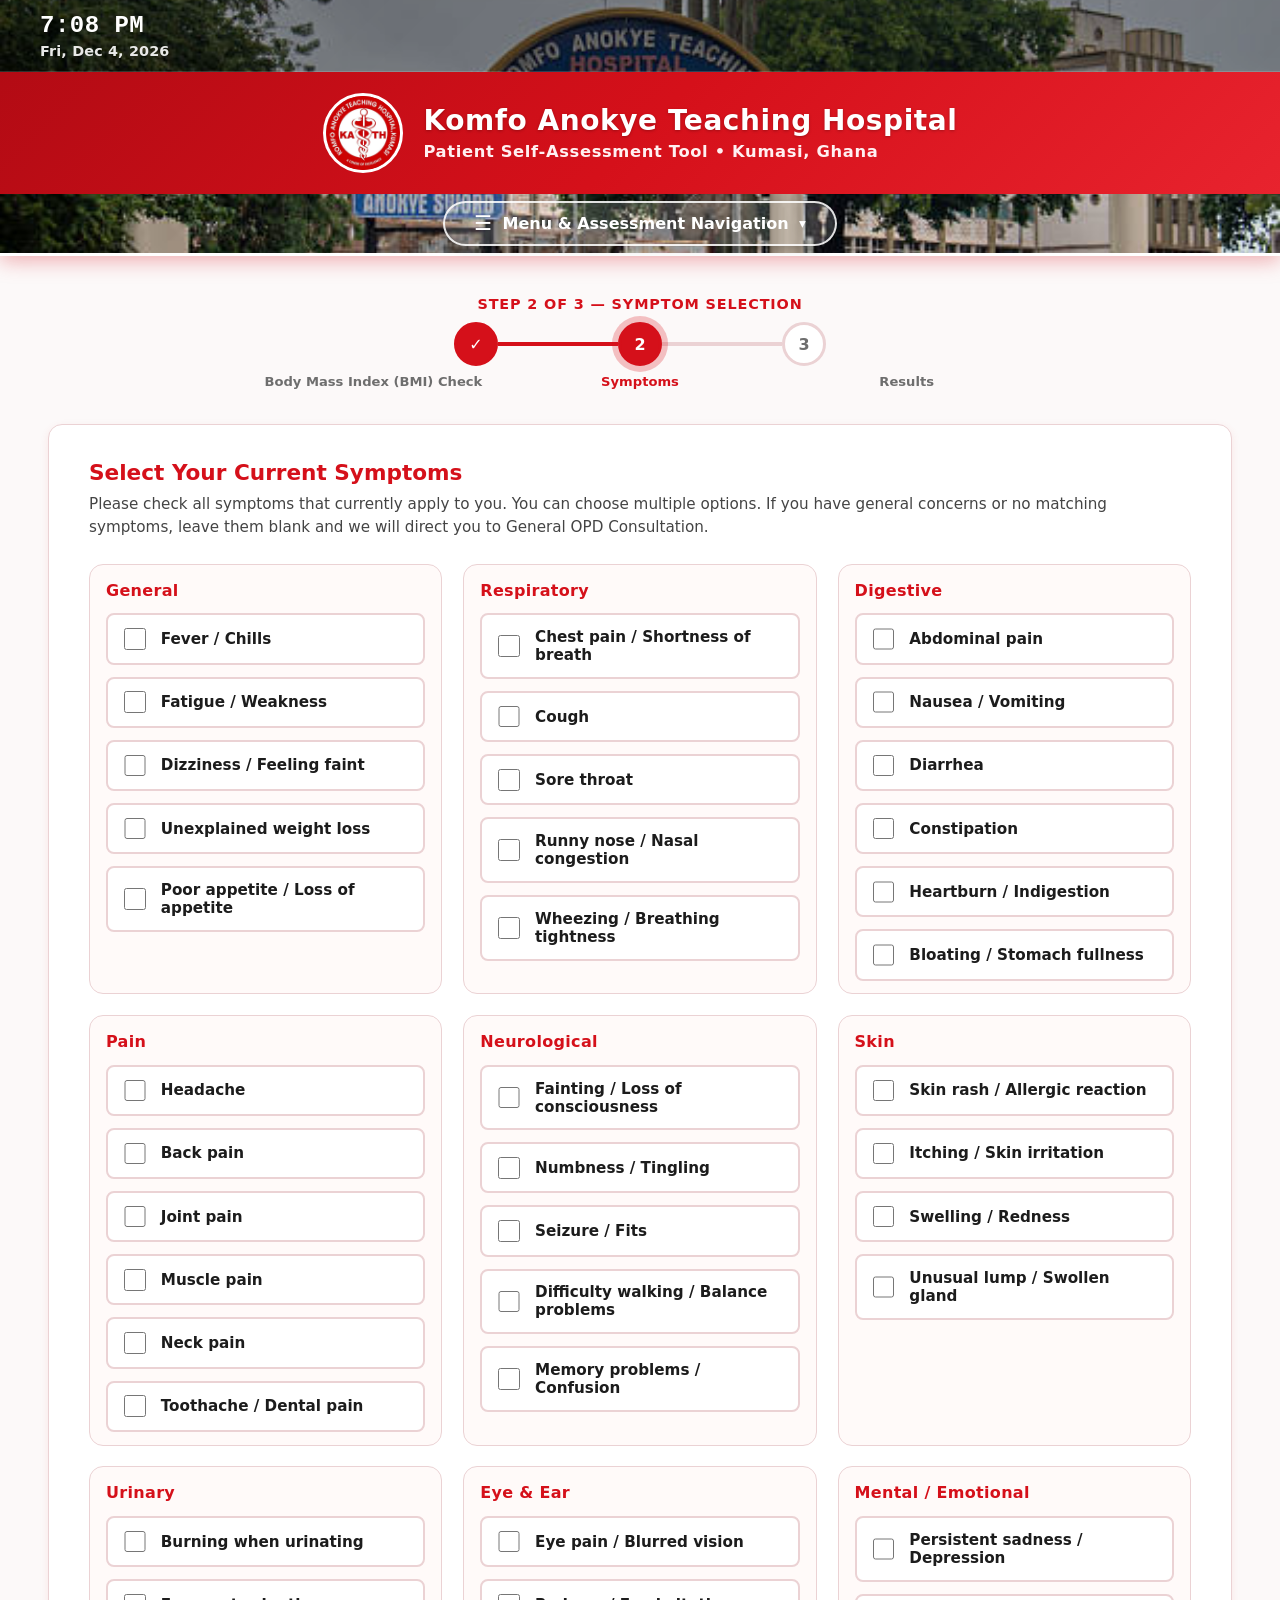
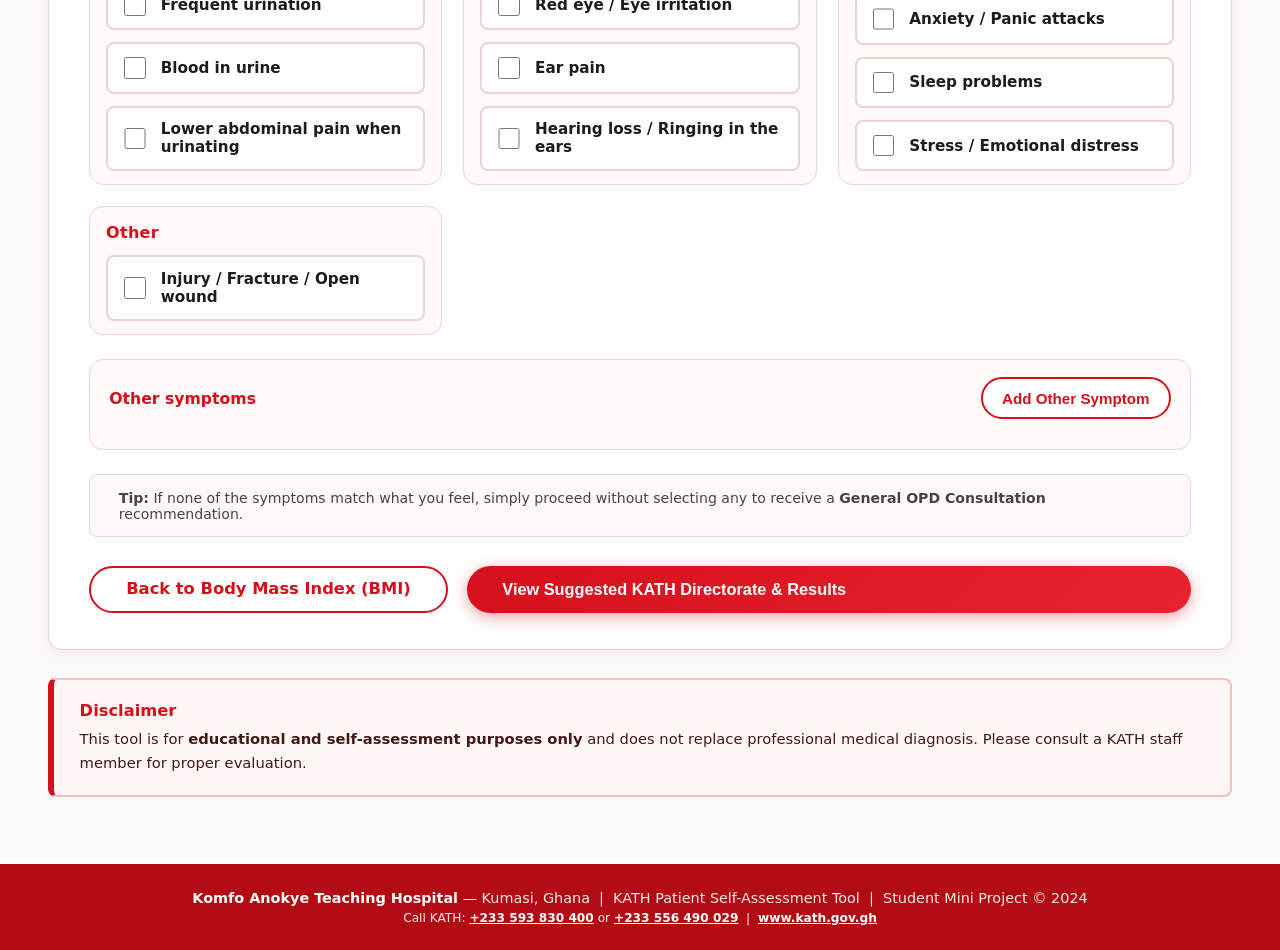
<file: results.html>
<!DOCTYPE html>
<html lang="en">
<head>
  <meta charset="UTF-8" />
  <meta name="viewport" content="width=device-width, initial-scale=1.0" />
  <title>Your Results — KATH Self-Assessment Tool</title>
  <link rel="stylesheet" href="style.css" />
  <link rel="icon" href="kath-logo.jpg" />
</head>
<body>

  <!-- WELCOME POPUP MODAL -->
  <div id="welcome-modal" class="modal-overlay">
    <div class="modal-content welcome-modal-box">
      <button class="modal-close-btn" aria-label="Close welcome message">&times;</button>
      <div class="modal-header">
        <h2>Welcome to KATH</h2>
      </div>
      <div class="modal-body">
        <p><strong>Komfo Anokye Teaching Hospital</strong></p>
        <p>Thank you for using our Patient Self-Assessment Tool. This quick and easy assessment will help us understand your health status and direct you to the appropriate hospital department for consultation.</p>
        <div class="welcome-features">
          <div class="feature">
            <span class="feature-text"><strong>Body Mass Index (BMI) Calculator:</strong> Assess your body mass index</span>
          </div>
          <div class="feature">
            <span class="feature-text"><strong>Symptom Checker:</strong> Report your symptoms</span>
          </div>
          <div class="feature">
            <span class="feature-text"><strong>Results:</strong> Get department recommendations</span>
          </div>
        </div>
      </div>
      <div class="modal-footer">
        <button class="btn btn-secondary modal-close-btn-footer">Got it, thanks</button>
        <a href="bmi.html" class="btn btn-primary">Start Assessment →</a>
      </div>
    </div>
  </div>

  <!-- HEADER -->
  <header>
    <!-- Date Time Widget -->
    <div class="datetime-weather-widget">
      <div class="widget-content">
        <div class="datetime-display">
          <div class="time-display" id="time-display">--:--</div>
          <div class="date-display" id="date-display">Loading...</div>
        </div>
      </div>
    </div>

    <div class="header-inner">
      <div class="header-brand">
        <img src="kath-logo.jpg" alt="Komfo Anokye Teaching Hospital Logo" class="header-logo" />
        <div class="header-text">
          <h1>Komfo Anokye Teaching Hospital</h1>
          <p>Patient Self-Assessment Tool &bull; Kumasi, Ghana</p>
        </div>
      </div>
    </div>

    <!-- Centered Main Dropdown Navigation -->
    <nav>
      <div class="nav-inner">
        <div class="nav-dropdown">
          <button class="nav-dropdown-btn" type="button" aria-expanded="false">
            <span class="menu-icon">☰</span>
            <span>Menu &amp; Assessment Navigation</span>
            <span class="menu-arrow">▾</span>
          </button>
          <div class="nav-dropdown-menu">
            <a href="index.html" class="nav-item">
              <div class="nav-text">
                <strong>Home</strong>
                <small>Landing page &amp; overview</small>
              </div>
            </a>
            
            <div class="dropdown-divider"></div>
            <div class="dropdown-category"> Patient Self-Assessment</div>
            
            <a href="bmi.html" class="nav-item">
              <div class="nav-text">
                <strong>Step 1: Body Mass Index (BMI) Calculator</strong>
                <small>Enter height, weight &amp; metrics</small>
              </div>
            </a>
            <a href="symptoms.html" class="nav-item">
              <div class="nav-text">
                <strong>Step 2: Symptom Checker</strong>
                <small>Select experienced symptoms</small>
              </div>
            </a>
            <a href="results.html" class="nav-item active">
              <div class="nav-text">
                <strong>Step 3: View Results</strong>
                <small>Body Mass Index (BMI) reading &amp; KATH directorate</small>
              </div>
            </a>
            
            <div class="dropdown-divider"></div>
            <div class="dropdown-category"> Hospital &amp; Feedback</div>
            
            <a href="about.html" class="nav-item">
              <div class="nav-text">
                <strong>About KATH</strong>
                <small>History, mission &amp; clinical services</small>
              </div>
            </a>
            <a href="feedback.html" class="nav-item">
              <div class="nav-text">
                <strong>Patient Feedback</strong>
                <small>Share comments &amp; ratings</small>
              </div>
            </a>
          </div>
        </div>
      </div>
    </nav>
  </header>

  <!-- MAIN -->
  <main>
    <div class="container">

      <!-- Progress Indicator: Step 3 of 3 (complete) -->
      <div class="progress-bar-wrapper">
        <div class="progress-label">Step 3 of 3 — Your Results</div>
        <div class="progress-steps">
          <div class="step-circle done">✓</div>
          <div class="step-line done"></div>
          <div class="step-circle done">✓</div>
          <div class="step-line done"></div>
          <div class="step-circle active">3</div>
        </div>
        <div class="step-labels">
          <span>Body Mass Index (BMI) Check</span>
          <span>Symptoms</span>
          <span class="active-label">Results</span>
        </div>
      </div>

      <!-- Success banner -->
      <div style="background:linear-gradient(135deg,var(--primary-dark),var(--primary));color:#fff;border-radius:var(--radius);padding:1.2rem 1.5rem;margin-bottom:1.5rem;display:flex;align-items:center;gap:1rem;box-shadow:var(--shadow-sm);">
        <span style="font-size:2rem;"></span>
        <div>
          <div style="font-weight:800;font-size:1.1rem;">Assessment Complete!</div>
          <div style="opacity:.92;font-size:.9rem;margin-top:.15rem;">
            Review your results below and proceed to the suggested KATH directorate.
          </div>
        </div>
      </div>

      <!-- Dynamic results injected by scriptjs -->
      <div id="results-container">
        <div style="text-align:center;padding:2rem;color:var(--text-muted);">
          <span style="font-size:2rem;"></span>
          <p style="margin-top:.5rem;">Loading your results…</p>
        </div>
      </div>

      <!-- Prominent Disclaimer Box -->
      <div class="disclaimer">
        <div class="disclaimer-title">
           Medical Disclaimer — Please Read
        </div>
        <p>
          <strong>This tool is for educational and self-assessment purposes only and does
          NOT replace professional medical diagnosis.</strong>
          The Body Mass Index (BMI) reading and directorate suggestions are based solely on the information
          you have entered. Please consult a <strong>KATH staff member</strong> for a
          proper clinical evaluation. In case of an emergency, please proceed immediately
          to the <strong>Emergency Medicine Department</strong> or call
          <a href="tel:+233593830400"><strong>+233 593 830 400</strong></a> or
          <a href="tel:+233556490029"><strong>+233 556 490 029</strong></a>.
        </p>
      </div>

      <!-- Action buttons -->
      <div class="btn-group" style="justify-content:center;margin-top:1.6rem;">
        <!-- Reset button -->
        <button id="reset-btn" class="btn btn-primary btn-lg">
           Start New Assessment
        </button>
        <a href="feedback.html" class="btn btn-secondary">
           Leave Feedback
        </a>
        <!-- Print / save results -->
        <button onclick="window.print()" class="btn btn-secondary">
           Print Results
        </button>
      </div>

    </div><!-- /container -->
  </main>

  <footer>
    <p>
      <strong>Komfo Anokye Teaching Hospital</strong> &mdash; Kumasi, Ghana &nbsp;|&nbsp;
       KATH Patient Self-Assessment Tool &nbsp;|&nbsp; Student Mini Project &copy; 2024
    </p>
    <p style="margin-top:.3rem;font-size:.76rem;">
      Call KATH: <a href="tel:+233593830400">+233 593 830 400</a> or <a href="tel:+233556490029">+233 556 490 029</a> &nbsp;|&nbsp;
      <a href="https://www.kath.gov.gh" target="_blank" rel="noopener noreferrer">www.kath.gov.gh</a>
    </p>
  </footer>

  <script src="script.js"></script>
  
  <!-- Initialize Date/Time immediately -->
  <script>
    (function() {
      function updateDateTime() {
        const now = new Date();
        const hours = now.getHours() % 12 || 12;
        const minutes = String(now.getMinutes()).padStart(2, '0');
        const period = now.getHours() < 12 ? 'AM' : 'PM';
        const timeDisplay = document.getElementById('time-display');
        if (timeDisplay) timeDisplay.textContent = `${hours}:${minutes} ${period}`;
        const options = { weekday: 'short', year: 'numeric', month: 'short', day: 'numeric' };
        const dateStr = now.toLocaleDateString('en-US', options);
        const dateDisplay = document.getElementById('date-display');
        if (dateDisplay) dateDisplay.textContent = dateStr;
      }
      if (document.readyState === 'loading') {
        document.addEventListener('DOMContentLoaded', function() {
          updateDateTime();
          setInterval(updateDateTime, 60000);
        });
      } else {
        updateDateTime();
        setInterval(updateDateTime, 60000);
      }
    })();
  </script>
</body>
</html>
</file>
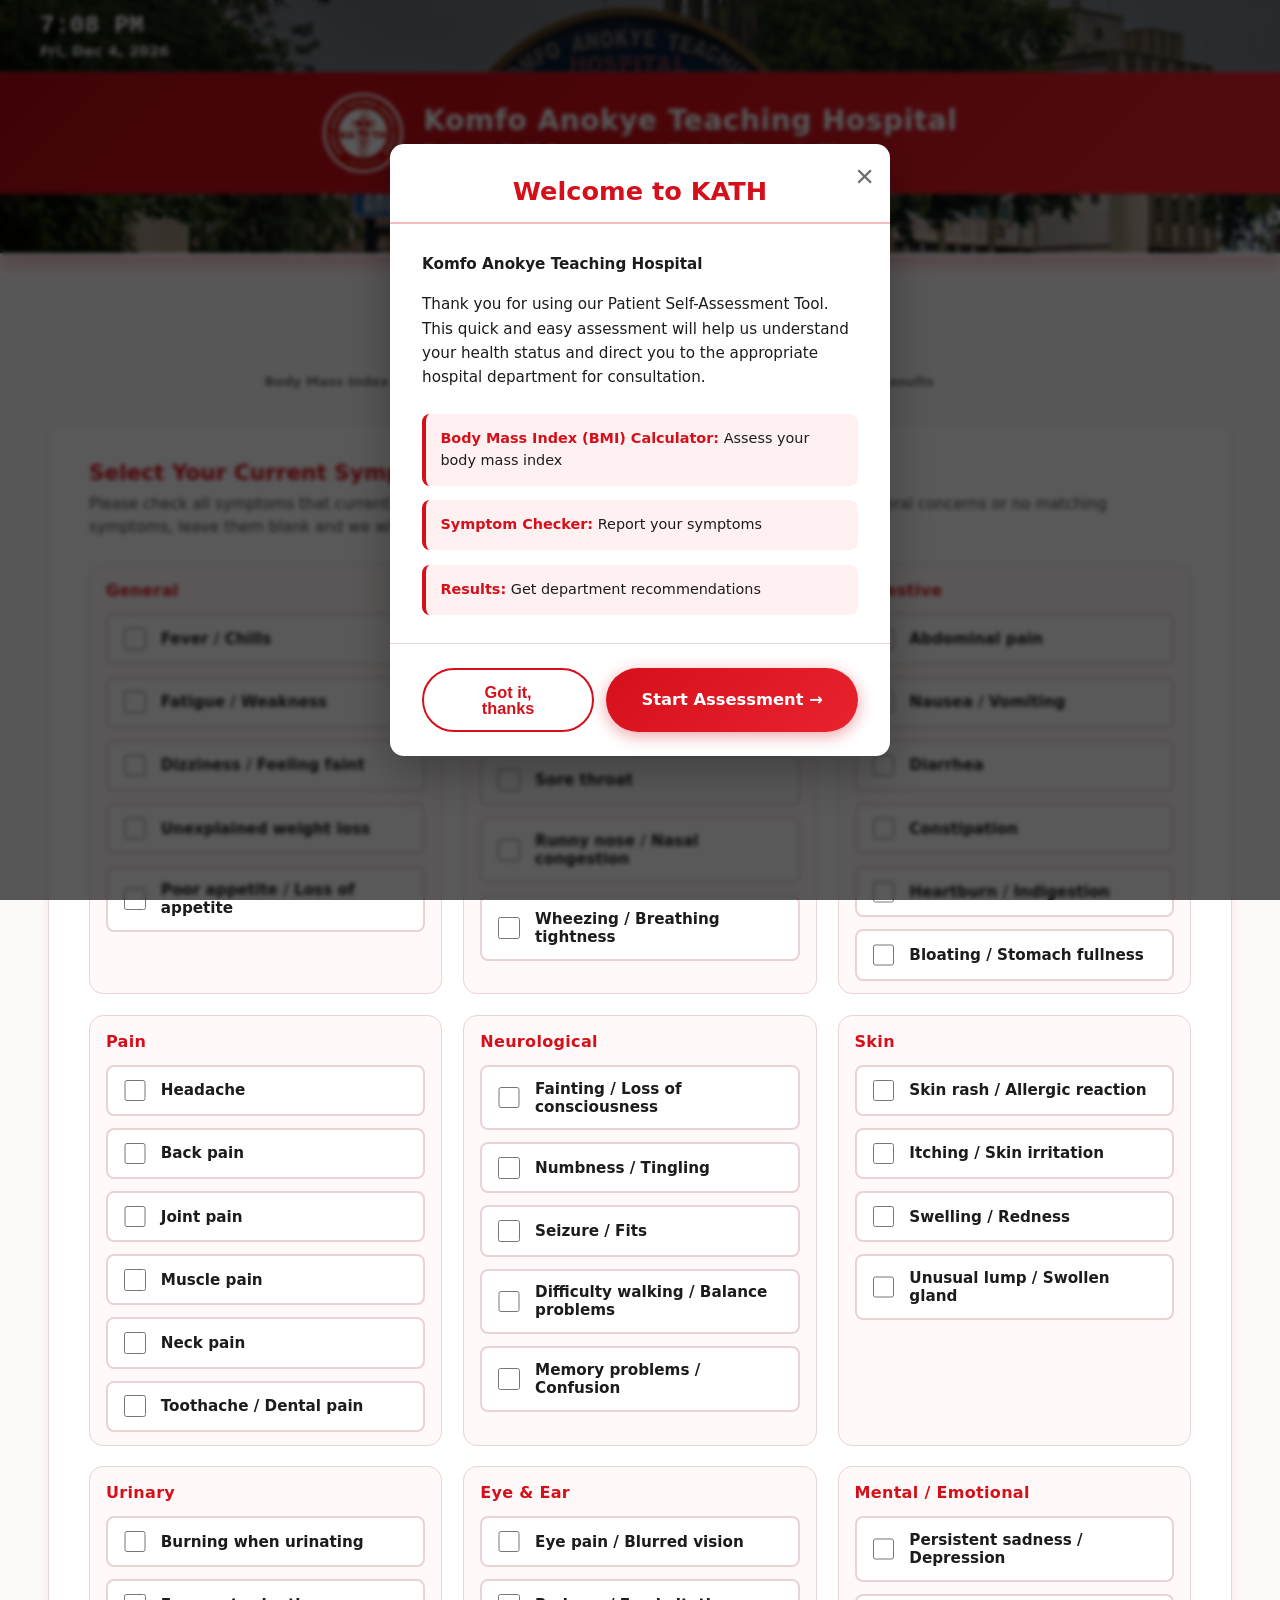
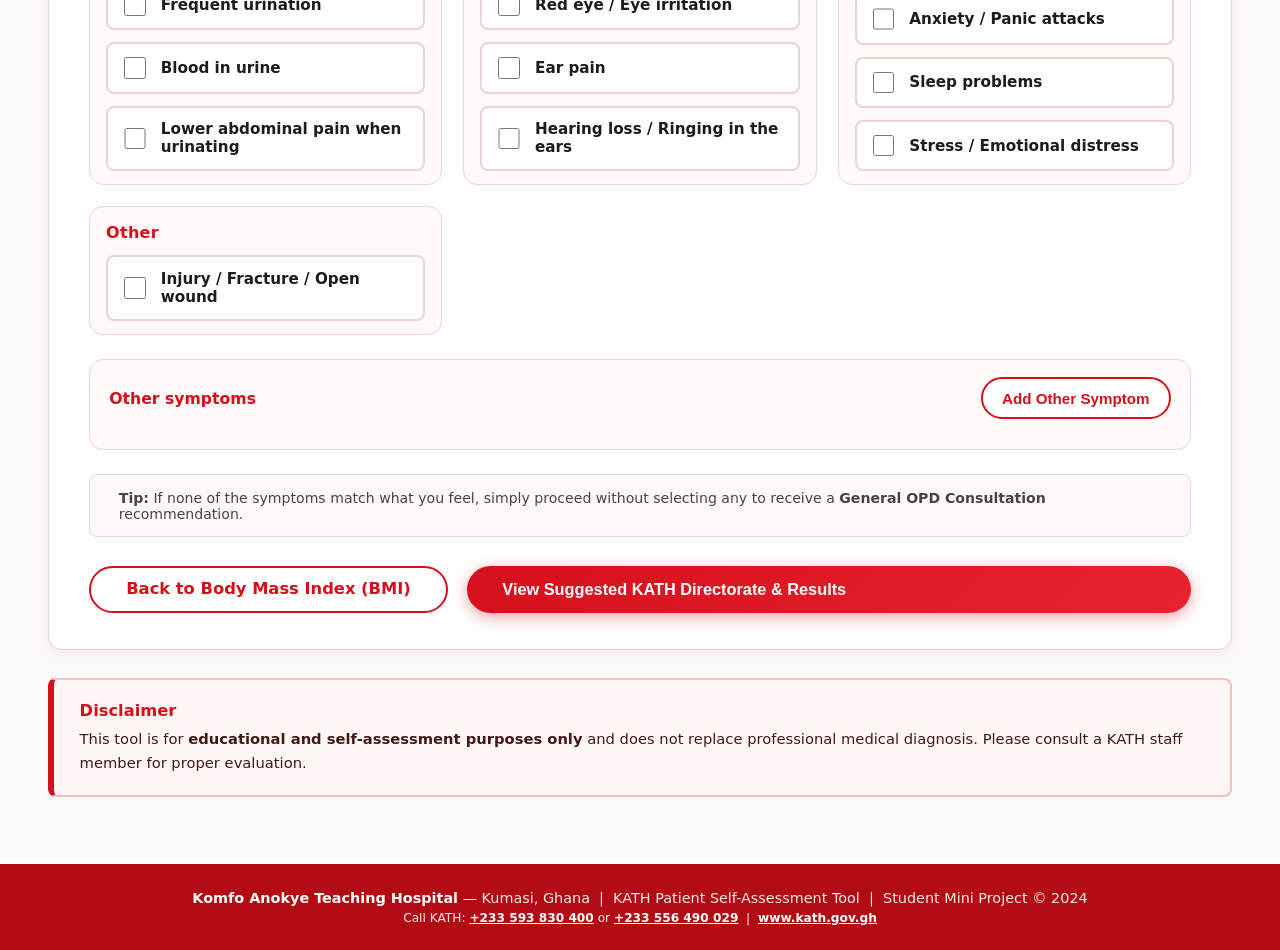
<file: symptoms.html>
<!DOCTYPE html>
<html lang="en">
<head>
  <meta charset="UTF-8" />
  <meta name="viewport" content="width=device-width, initial-scale=1.0" />
  <title>Symptom Checker — KATH Self-Assessment Tool</title>
  <link rel="stylesheet" href="style.css" />
  <link rel="icon" href="kath-logo.jpg" />
</head>
<body>

  <!-- WELCOME POPUP MODAL -->
  <div id="welcome-modal" class="modal-overlay">
    <div class="modal-content welcome-modal-box">
      <button class="modal-close-btn" aria-label="Close welcome message">&times;</button>
      <div class="modal-header">
        <h2>Welcome to KATH</h2>
      </div>
      <div class="modal-body">
        <p><strong>Komfo Anokye Teaching Hospital</strong></p>
        <p>Thank you for using our Patient Self-Assessment Tool. This quick and easy assessment will help us understand your health status and direct you to the appropriate hospital department for consultation.</p>
        <div class="welcome-features">
          <div class="feature">
            <span class="feature-text"><strong>Body Mass Index (BMI) Calculator:</strong> Assess your body mass index</span>
          </div>
          <div class="feature">
            <span class="feature-text"><strong>Symptom Checker:</strong> Report your symptoms</span>
          </div>
          <div class="feature">
            <span class="feature-text"><strong>Results:</strong> Get department recommendations</span>
          </div>
        </div>
      </div>
      <div class="modal-footer">
        <button class="btn btn-secondary modal-close-btn-footer">Got it, thanks</button>
        <a href="bmi.html" class="btn btn-primary">Start Assessment →</a>
      </div>
    </div>
  </div>

  <!-- HEADER -->
  <header>
    <!-- Date Time Widget -->
    <div class="datetime-weather-widget">
      <div class="widget-content">
        <div class="datetime-display">
          <div class="time-display" id="time-display">--:--</div>
          <div class="date-display" id="date-display">Loading...</div>
        </div>
      </div>
    </div>

    <div class="header-inner">
      <div class="header-brand">
        <img src="kath-logo.jpg" alt="Komfo Anokye Teaching Hospital Logo" class="header-logo" />
        <div class="header-text">
          <h1>Komfo Anokye Teaching Hospital</h1>
          <p>Patient Self-Assessment Tool &bull; Kumasi, Ghana</p>
        </div>
      </div>
    </div>

    <!-- Centered Main Dropdown Navigation -->
    <nav>
      <div class="nav-inner">
        <div class="nav-dropdown">
          <button class="nav-dropdown-btn" type="button" aria-expanded="false">
            <span class="menu-icon">☰</span>
            <span>Menu &amp; Assessment Navigation</span>
            <span class="menu-arrow">▾</span>
          </button>
          <div class="nav-dropdown-menu">
            <a href="index.html" class="nav-item">
              <div class="nav-text">
                <strong>Home</strong>
                <small>Landing page &amp; overview</small>
              </div>
            </a>
            
            <div class="dropdown-divider"></div>
            <div class="dropdown-category"> Patient Self-Assessment</div>
            
            <a href="bmi.html" class="nav-item">
              <div class="nav-text">
                <strong>Step 1: Body Mass Index (BMI) Calculator</strong>
                <small>Enter height, weight &amp; metrics</small>
              </div>
            </a>
            <a href="symptoms.html" class="nav-item active">
              <div class="nav-text">
                <strong>Step 2: Symptom Checker</strong>
                <small>Select experienced symptoms</small>
              </div>
            </a>
            <a href="results.html" class="nav-item">
              <div class="nav-text">
                <strong>Step 3: View Results</strong>
                <small>Body Mass Index (BMI) reading &amp; KATH directorate</small>
              </div>
            </a>
            
            <div class="dropdown-divider"></div>
            <div class="dropdown-category"> Hospital &amp; Feedback</div>
            
            <a href="about.html" class="nav-item">
              <div class="nav-text">
                <strong>About KATH</strong>
                <small>History, mission &amp; clinical services</small>
              </div>
            </a>
            <a href="feedback.html" class="nav-item">
              <div class="nav-text">
                <strong>Patient Feedback</strong>
                <small>Share comments &amp; ratings</small>
              </div>
            </a>
          </div>
        </div>
      </div>
    </nav>
  </header>

  <!-- MAIN -->
  <main>
    <div class="container">

      <!-- Progress Indicator: Step 2 of 3 -->
      <div class="progress-bar-wrapper">
        <div class="progress-label">Step 2 of 3 — Symptom Selection</div>
        <div class="progress-steps">
          <div class="step-circle done">✓</div>
          <div class="step-line done"></div>
          <div class="step-circle active">2</div>
          <div class="step-line"></div>
          <div class="step-circle">3</div>
        </div>
        <div class="step-labels">
          <span>Body Mass Index (BMI) Check</span>
          <span class="active-label">Symptoms</span>
          <span>Results</span>
        </div>
      </div>

      <!-- Symptoms Form Card (Page Responsive Grid) -->
      <div class="card">
        <div class="card-title">Select Your Current Symptoms</div>
        <p class="card-subtitle">
          Please check all symptoms that currently apply to you. You can choose multiple options.
          If you have general concerns or no matching symptoms, leave them blank and we will direct you to General OPD Consultation.
        </p>

        <!-- idsymptoms-form is detected by scriptjs -->
        <form id="symptoms-form" novalidate>

          <div id="symptom-selection-message" class="alert alert-error" style="display:none; margin-bottom:1rem;">
            Please select at least one symptom before continuing to the results.
          </div>

          <!-- Responsive Multi-Column Grid of Symptoms across full page -->
          <div class="symptom-list">

            <div class="symptom-group">
              <h3>General</h3>
              <div class="symptom-group-items">
                <div class="symptom-item">
                  <input type="checkbox" id="s-fever" name="symptom" value="fever" />
                  <label for="s-fever"> Fever / Chills</label>
                </div>
                <div class="symptom-item">
                  <input type="checkbox" id="s-fatigue" name="symptom" value="fatigue" />
                  <label for="s-fatigue"> Fatigue / Weakness</label>
                </div>
                <div class="symptom-item">
                  <input type="checkbox" id="s-dizziness" name="symptom" value="dizziness" />
                  <label for="s-dizziness"> Dizziness / Feeling faint</label>
                </div>
                <div class="symptom-item">
                  <input type="checkbox" id="s-weightloss" name="symptom" value="weightloss" />
                  <label for="s-weightloss"> Unexplained weight loss</label>
                </div>
                <div class="symptom-item">
                  <input type="checkbox" id="s-appetite" name="symptom" value="appetite" />
                  <label for="s-appetite"> Poor appetite / Loss of appetite</label>
                </div>
                <div class="symptom-item d-none" id="pregnancy-row">
                  <input type="checkbox" id="s-pregnancy" name="symptom" value="pregnancy" />
                  <label for="s-pregnancy"> Pregnancy-related symptoms</label>
                </div>
              </div>
            </div>

            <div class="symptom-group">
              <h3>Respiratory</h3>
              <div class="symptom-group-items">
                <div class="symptom-item">
                  <input type="checkbox" id="s-chest" name="symptom" value="chest" />
                  <label for="s-chest"> Chest pain / Shortness of breath</label>
                </div>
                <div class="symptom-item">
                  <input type="checkbox" id="s-cough" name="symptom" value="cough" />
                  <label for="s-cough"> Cough</label>
                </div>
                <div class="symptom-item">
                  <input type="checkbox" id="s-sorethroat" name="symptom" value="sorethroat" />
                  <label for="s-sorethroat"> Sore throat</label>
                </div>
                <div class="symptom-item">
                  <input type="checkbox" id="s-runny-nose" name="symptom" value="runnynose" />
                  <label for="s-runny-nose"> Runny nose / Nasal congestion</label>
                </div>
                <div class="symptom-item">
                  <input type="checkbox" id="s-wheeze" name="symptom" value="wheeze" />
                  <label for="s-wheeze"> Wheezing / Breathing tightness</label>
                </div>
              </div>
            </div>

            <div class="symptom-group">
              <h3>Digestive</h3>
              <div class="symptom-group-items">
                <div class="symptom-item">
                  <input type="checkbox" id="s-abdominal-pain" name="symptom" value="abdominalpain" />
                  <label for="s-abdominal-pain"> Abdominal pain</label>
                </div>
                <div class="symptom-item">
                  <input type="checkbox" id="s-nausea" name="symptom" value="nausea" />
                  <label for="s-nausea"> Nausea / Vomiting</label>
                </div>
                <div class="symptom-item">
                  <input type="checkbox" id="s-diarrhea" name="symptom" value="diarrhea" />
                  <label for="s-diarrhea"> Diarrhea</label>
                </div>
                <div class="symptom-item">
                  <input type="checkbox" id="s-constipation" name="symptom" value="constipation" />
                  <label for="s-constipation"> Constipation</label>
                </div>
                <div class="symptom-item">
                  <input type="checkbox" id="s-heartburn" name="symptom" value="heartburn" />
                  <label for="s-heartburn"> Heartburn / Indigestion</label>
                </div>
                <div class="symptom-item">
                  <input type="checkbox" id="s-bloating" name="symptom" value="bloating" />
                  <label for="s-bloating"> Bloating / Stomach fullness</label>
                </div>
              </div>
            </div>

            <div class="symptom-group">
              <h3>Pain</h3>
              <div class="symptom-group-items">
                <div class="symptom-item">
                  <input type="checkbox" id="s-headache" name="symptom" value="headache" />
                  <label for="s-headache"> Headache</label>
                </div>
                <div class="symptom-item">
                  <input type="checkbox" id="s-backpain" name="symptom" value="backpain" />
                  <label for="s-backpain"> Back pain</label>
                </div>
                <div class="symptom-item">
                  <input type="checkbox" id="s-jointpain" name="symptom" value="jointpain" />
                  <label for="s-jointpain"> Joint pain</label>
                </div>
                <div class="symptom-item">
                  <input type="checkbox" id="s-musclepain" name="symptom" value="musclepain" />
                  <label for="s-musclepain"> Muscle pain</label>
                </div>
                <div class="symptom-item">
                  <input type="checkbox" id="s-neckpain" name="symptom" value="neckpain" />
                  <label for="s-neckpain"> Neck pain</label>
                </div>
                <div class="symptom-item">
                  <input type="checkbox" id="s-dental" name="symptom" value="dental" />
                  <label for="s-dental"> Toothache / Dental pain</label>
                </div>
              </div>
            </div>

            <div class="symptom-group">
              <h3>Neurological</h3>
              <div class="symptom-group-items">
                <div class="symptom-item">
                  <input type="checkbox" id="s-fainting" name="symptom" value="fainting" />
                  <label for="s-fainting"> Fainting / Loss of consciousness</label>
                </div>
                <div class="symptom-item">
                  <input type="checkbox" id="s-numbness" name="symptom" value="numbness" />
                  <label for="s-numbness"> Numbness / Tingling</label>
                </div>
                <div class="symptom-item">
                  <input type="checkbox" id="s-seizure" name="symptom" value="seizure" />
                  <label for="s-seizure"> Seizure / Fits</label>
                </div>
                <div class="symptom-item">
                  <input type="checkbox" id="s-balance" name="symptom" value="balance" />
                  <label for="s-balance"> Difficulty walking / Balance problems</label>
                </div>
                <div class="symptom-item">
                  <input type="checkbox" id="s-memory" name="symptom" value="memory" />
                  <label for="s-memory"> Memory problems / Confusion</label>
                </div>
              </div>
            </div>

            <div class="symptom-group">
              <h3>Skin</h3>
              <div class="symptom-group-items">
                <div class="symptom-item">
                  <input type="checkbox" id="s-skin" name="symptom" value="skin" />
                  <label for="s-skin"> Skin rash / Allergic reaction</label>
                </div>
                <div class="symptom-item">
                  <input type="checkbox" id="s-itching" name="symptom" value="itching" />
                  <label for="s-itching"> Itching / Skin irritation</label>
                </div>
                <div class="symptom-item">
                  <input type="checkbox" id="s-swelling" name="symptom" value="swelling" />
                  <label for="s-swelling"> Swelling / Redness</label>
                </div>
                <div class="symptom-item">
                  <input type="checkbox" id="s-lump" name="symptom" value="lump" />
                  <label for="s-lump"> Unusual lump / Swollen gland</label>
                </div>
              </div>
            </div>

            <div class="symptom-group">
              <h3>Urinary</h3>
              <div class="symptom-group-items">
                <div class="symptom-item">
                  <input type="checkbox" id="s-burn-urine" name="symptom" value="burnurine" />
                  <label for="s-burn-urine"> Burning when urinating</label>
                </div>
                <div class="symptom-item">
                  <input type="checkbox" id="s-frequent-urine" name="symptom" value="frequenturine" />
                  <label for="s-frequent-urine"> Frequent urination</label>
                </div>
                <div class="symptom-item">
                  <input type="checkbox" id="s-blood-urine" name="symptom" value="bloodurine" />
                  <label for="s-blood-urine"> Blood in urine</label>
                </div>
                <div class="symptom-item">
                  <input type="checkbox" id="s-urine-pain" name="symptom" value="urinepain" />
                  <label for="s-urine-pain"> Lower abdominal pain when urinating</label>
                </div>
              </div>
            </div>

            <div class="symptom-group">
              <h3>Eye &amp; Ear</h3>
              <div class="symptom-group-items">
                <div class="symptom-item">
                  <input type="checkbox" id="s-eye" name="symptom" value="eye" />
                  <label for="s-eye"> Eye pain / Blurred vision</label>
                </div>
                <div class="symptom-item">
                  <input type="checkbox" id="s-redeye" name="symptom" value="redeye" />
                  <label for="s-redeye"> Red eye / Eye irritation</label>
                </div>
                <div class="symptom-item">
                  <input type="checkbox" id="s-earpain" name="symptom" value="earpain" />
                  <label for="s-earpain"> Ear pain</label>
                </div>
                <div class="symptom-item">
                  <input type="checkbox" id="s-hearingloss" name="symptom" value="hearingloss" />
                  <label for="s-hearingloss"> Hearing loss / Ringing in the ears</label>
                </div>
              </div>
            </div>

            <div class="symptom-group">
              <h3>Mental / Emotional</h3>
              <div class="symptom-group-items">
                <div class="symptom-item">
                  <input type="checkbox" id="s-mental" name="symptom" value="mental" />
                  <label for="s-mental"> Persistent sadness / Depression</label>
                </div>
                <div class="symptom-item">
                  <input type="checkbox" id="s-anxiety" name="symptom" value="anxiety" />
                  <label for="s-anxiety"> Anxiety / Panic attacks</label>
                </div>
                <div class="symptom-item">
                  <input type="checkbox" id="s-sleep" name="symptom" value="sleep" />
                  <label for="s-sleep"> Sleep problems</label>
                </div>
                <div class="symptom-item">
                  <input type="checkbox" id="s-stress" name="symptom" value="stress" />
                  <label for="s-stress"> Stress / Emotional distress</label>
                </div>
              </div>
            </div>

            <div class="symptom-group">
              <h3>Other</h3>
              <div class="symptom-group-items">
                <div class="symptom-item">
                  <input type="checkbox" id="s-injury" name="symptom" value="injury" />
                  <label for="s-injury"> Injury / Fracture / Open wound</label>
                </div>
              </div>
            </div>

          </div><!-- /symptom-list -->

          <div class="custom-symptom-wrapper" style="margin-top:1.5rem;">
            <div style="display:flex; justify-content:space-between; align-items:center; gap:1rem; flex-wrap:wrap; margin-bottom:0.8rem;">
              <div style="font-size:0.98rem; font-weight:800; color:var(--primary);"> Other symptoms</div>
              <button type="button" id="add-custom-symptom-btn" class="btn btn-secondary" style="padding:0.7rem 1.2rem; font-size:0.95rem;">
                 Add Other Symptom
              </button>
            </div>
            <div id="custom-symptom-list" class="custom-symptom-list" aria-live="polite"></div>
          </div>

          <!-- Helper note -->
          <div style="background:#fff8f8;border:1.5px solid var(--border);border-radius:var(--radius-sm);padding:.9rem 1.2rem;margin-top:1.5rem;display:flex;align-items:center;gap:.6rem;">
            <span></span>
            <span style="font-size:.88rem;color:var(--text-mid);">
              <strong>Tip:</strong> If none of the symptoms match what you feel, simply proceed without selecting any to receive a <strong>General OPD Consultation</strong> recommendation.
            </span>
          </div>

          <!-- Navigation buttons -->
          <div class="btn-group" style="margin-top:1.8rem;">
            <a href="bmi.html" class="btn btn-secondary">
               Back to Body Mass Index (BMI)
            </a>
            <button type="submit" class="btn btn-primary" style="flex:1;">
               View Suggested KATH Directorate &amp; Results
            </button>
          </div>

        </form>
      </div><!-- /card -->

      <!-- Page Disclaimer -->
      <div class="disclaimer">
        <div class="disclaimer-title"> Disclaimer</div>
        <p>
          This tool is for <strong>educational and self-assessment purposes only</strong>
          and does not replace professional medical diagnosis.
          Please consult a KATH staff member for proper evaluation.
        </p>
      </div>

    </div><!-- /container -->
  </main>

  <footer>
    <p>
      <strong>Komfo Anokye Teaching Hospital</strong> &mdash; Kumasi, Ghana &nbsp;|&nbsp;
       KATH Patient Self-Assessment Tool &nbsp;|&nbsp; Student Mini Project &copy; 2024
    </p>
    <p style="margin-top:.3rem;font-size:.76rem;">
      Call KATH: <a href="tel:+233593830400">+233 593 830 400</a> or <a href="tel:+233556490029">+233 556 490 029</a> &nbsp;|&nbsp;
      <a href="https://www.kath.gov.gh" target="_blank" rel="noopener noreferrer">www.kath.gov.gh</a>
    </p>
  </footer>

  <script src="script.js"></script>
  
  <!-- Initialize Date/Time immediately -->
  <script>
    (function() {
      function updateDateTime() {
        const now = new Date();
        const hours = now.getHours() % 12 || 12;
        const minutes = String(now.getMinutes()).padStart(2, '0');
        const period = now.getHours() < 12 ? 'AM' : 'PM';
        const timeDisplay = document.getElementById('time-display');
        if (timeDisplay) timeDisplay.textContent = `${hours}:${minutes} ${period}`;
        const options = { weekday: 'short', year: 'numeric', month: 'short', day: 'numeric' };
        const dateStr = now.toLocaleDateString('en-US', options);
        const dateDisplay = document.getElementById('date-display');
        if (dateDisplay) dateDisplay.textContent = dateStr;
      }
      if (document.readyState === 'loading') {
        document.addEventListener('DOMContentLoaded', function() {
          updateDateTime();
          setInterval(updateDateTime, 60000);
        });
      } else {
        updateDateTime();
        setInterval(updateDateTime, 60000);
      }
    })();
  </script>
</body>
</html>
</file>
<file: style.css>
/* KATH Patient Self-Assessment Tool Page Stylesheet */

/* 1 CSS Custom Properties (Variables) */
:root {
  --primary:        #d5101a;   /* Exact vibrant KATH Logo Red */
  --primary-dark:   #b30b14;   /* Deep solid KATH Red */
  --primary-light:  #e8232e;   /* Bright medical scarlet */
  --primary-accent: #ff3b46;   /* Active / hover scarlet red */
  --red-subtle:     #fff1f2;   /* Light soft red background */
  --red-border:     #f8bbbe;   /* Clean red-tinted border */
  --white:          #ffffff;   /* Crisp pure white */
  --off-white:      #fcf9f9;   /* Clean hospital off-white */
  --text-dark:      #1c1c1c;   /* High-contrast readable text */
  --text-mid:       #444444;   /* Medium neutral for secondary text */
  --text-muted:     #6e6e6e;   /* Muted labels & hints */
  --border:         #ebd2d4;   /* Soft warm red-tinted border */
  
  /* Status Colors */
  --success:        #2e7d32;   /* Green for Normal BMI */
  --warning:        #f57c00;   /* Amber for Overweight */
  --danger:         #d5101a;   /* KATH Red for Obese / alerts */
  --info:           #0277bd;   /* Blue for Underweight note */

  /* Elevation & Shape */
  --shadow-sm:      0 3px 10px rgba(213, 16, 26, 0.08);
  --shadow-md:      0 8px 24px rgba(213, 16, 26, 0.16);
  --shadow-lg:      0 12px 36px rgba(0, 0, 0, 0.10);
  --radius:         14px;
  --radius-sm:      8px;
  --transition:     0.25s ease;
  --font-body:      'Segoe UI', system-ui, -apple-system, Arial, sans-serif;
}

/* 2 Reset & Base */

*, *::before, *::after {
  box-sizing: border-box;
  margin: 0;
  padding: 0;
}

html { scroll-behavior: smooth; font-size: 16px; width: 100%; }
body {
  font-family: var(--font-body);
  background-color: var(--off-white);
  color: var(--text-dark);
  min-height: 100vh;
  width: 100%;
  display: flex;
  flex-direction: column;
  position: relative;
  overflow-x: hidden;
  max-width: 100%;
}

/* 4 Page Header */
header {
  background: linear-gradient(135deg, var(--primary-dark) 0%, var(--primary) 50%, var(--primary-light) 100%);
  color: var(--white);
  position: relative;
  z-index: 100;
  width: 100%;
  box-shadow: 0 4px 20px rgba(213, 16, 26, 0.35);
  border-bottom: 3.5px solid var(--white);
  background-image: url('KATH ENTRANCE.jpg');
  background-size: cover;
  background-position: center center;
  background-repeat: no-repeat;
}
.header-inner {
  width: 100%;
  max-width: 1600px;
  margin: 0 auto;
  padding: 1.1rem 2.5rem;
  display: flex;
  align-items: center;
  justify-content: center;
  text-align: center;
  background: linear-gradient(135deg, var(--primary-dark) 0%, var(--primary) 50%, var(--primary-light) 100%);
}
.header-brand {
  display: flex;
  align-items: center;
  justify-content: center;
  gap: 1.3rem;
  padding: 0.2rem 0;
}
.header-logo {
  width: 80px;
  height: 80px;
  border-radius: 50%;
  object-fit: cover;
  background: var(--white);
  border: 3.5px solid var(--white);
  flex-shrink: 0;
  transition: transform var(--transition);
}
.header-logo:hover {
  transform: scale(1.06);
}
.header-text {
  text-align: left;
}
.header-text h1 {
  font-size: clamp(1.25rem, 3.2vw, 1.75rem);
  font-weight: 800;
  letter-spacing: 0.02em;
  line-height: 1.2;
    width: 100%;
    min-width: 0;
  text-shadow: 0 1px 3px rgba(0,0,0,0.25);
}
.header-text p {
  font-size: clamp(0.85rem, 1.8vw, 1.02rem);
  color: #fff0f1;
  margin-top: 0.25rem;
  letter-spacing: 0.04em;
  font-weight: 600;
    min-width: 0;
}

/* 5 Page Navigation & Main Dropdown Menu */
nav {
  background: rgba(0, 0, 0, 0.28);
  width: 100%;
  position: relative;
    min-width: 0;
  z-index: 1000;
  background-image: url('KATH ENTRANCE.jpg');
  background-size: cover;
  background-position: center 70%;
  background-repeat: no-repeat;
}
.nav-inner {
  width: 100%;
  max-width: 1600px;
  margin: 0 auto;
  padding: 0.45rem 2.5rem;
  display: flex;
  justify-content: center;
  align-items: center;
}

/* Main Nav Dropdown Container */
.nav-dropdown {
  position: relative;
  display: inline-block;
  margin: 0 auto;
}

.nav-dropdown-btn {
  background: rgba(255, 255, 255, 0.16);
  color: var(--white);
  border: 2px solid rgba(255, 255, 255, 0.85);
  border-radius: 50px;
  padding: 0.65rem 1.8rem;
  font-size: 1rem;
  font-weight: 800;
  cursor: pointer;
  display: inline-flex;
  align-items: center;
  gap: 0.65rem;
  transition: all var(--transition);
  font-family: inherit;
  box-shadow: 0 3px 10px rgba(0, 0, 0, 0.2);
}

.nav-dropdown-btn:hover,
.nav-dropdown.show .nav-dropdown-btn,
.nav-dropdown:hover .nav-dropdown-btn {
  background: var(--white);
  color: var(--primary);
  border-color: var(--white);
  box-shadow: 0 6px 20px rgba(0, 0, 0, 0.25);
  transform: translateY(-1px);
}

.nav-dropdown-btn .menu-icon {
  font-size: 1.25rem;
  line-height: 1;
}

.nav-dropdown-btn .menu-arrow {
  font-size: 0.85rem;
  transition: transform var(--transition);
}

.nav-dropdown.show .nav-dropdown-btn .menu-arrow,
.nav-dropdown:hover .nav-dropdown-btn .menu-arrow {
  transform: rotate(180deg);
}

/* Dropdown Menu Popup */
.nav-dropdown-menu {
  display: none;
  position: absolute;
  top: calc(100% + 8px);
  left: 50%;
  transform: translateX(-50%);
  background-color: var(--white);
  width: min(320px, calc(100vw - 1rem));
  min-width: 0;
  max-width: 90vw;
  box-shadow: 0 16px 40px rgba(0, 0, 0, 0.28);
  border-radius: var(--radius);
  border-top: 5px solid var(--primary);
  border: 1.8px solid var(--red-border);
  padding: 0.6rem 0;
  z-index: 2000;
  animation: dropdownFadeIn 0.22s ease-in-out;
}

@keyframes dropdownFadeIn {
  from { opacity: 0; transform: translate(-50%, -10px); }
  to   { opacity: 1; transform: translate(-50%, 0); }
}

.nav-dropdown:hover .nav-dropdown-menu,
.nav-dropdown.show .nav-dropdown-menu {
  display: block;
}

.dropdown-category {
  font-size: 0.72rem;
  font-weight: 800;
  color: var(--primary);
  letter-spacing: 0.08em;
  padding: 0.5rem 1.2rem 0.25rem;
  text-transform: uppercase;
}

.dropdown-divider {
  height: 1px;
  background: #f0e6e6;
  margin: 0.4rem 0;
}

.nav-item {
  display: flex;
  align-items: center;
  gap: 0.85rem;
  padding: 0.65rem 1.2rem;
  color: var(--text-dark);
  text-decoration: none;
  transition: all var(--transition);
  text-align: left;
}

.nav-item:hover {
  background-color: var(--red-subtle);
  padding-left: 1.45rem;
}

.nav-item.active {
  background-color: #fff0f1;
  border-left: 4.5px solid var(--primary);
  font-weight: 700;
}

.nav-item.active .nav-text strong {
  color: var(--primary);
}

.nav-text {
  display: flex;
  flex-direction: column;
}

.nav-text strong {
  font-size: 0.94rem;
  color: var(--text-dark);
}

.nav-text small {
  font-size: 0.76rem;
  color: var(--text-muted);
  margin-top: 0.1rem;
}

/* 6 Page Main Layout */
main {
  flex: 1;
  position: relative;
  z-index: 5;
  width: 100%;
  padding: 2.5rem 3rem 4rem;
}

/* Page container spanning the entire page */
.container,
.container--wide,
.container-fluid {
  width: 100%;
  max-width: 1550px;
  margin: 0 auto;
}

/* Full-page Two-Column Layouts */
.grid-2col {
  display: grid;
  grid-template-columns: 1fr 1fr;
  gap: 2rem;
  align-items: start;
}

.grid-2col-wide-left {
  display: grid;
  grid-template-columns: 1.2fr 0.8fr;
  gap: 2rem;
  align-items: start;
}

.grid-2col > *,
.grid-2col-wide-left > * {
  min-width: 0;
}

@media (max-width: 960px) {
  .grid-2col,
  .grid-2col-wide-left {
    grid-template-columns: 1fr;
    gap: 1.5rem;
  }
}

/* 7 Page Cards */
.card {
  background: var(--white);
  border-radius: var(--radius);
  box-shadow: var(--shadow-sm);
  padding: 2.2rem 2.5rem;
  margin-bottom: 1.8rem;
  border: 1.8px solid var(--border);
  transition: box-shadow var(--transition), transform var(--transition);
  width: 100%;
  min-width: 0;
}
.card:hover {
  box-shadow: var(--shadow-md);
}
.card-title {
  font-size: 1.35rem;
  font-weight: 800;
  color: var(--primary);
  margin-bottom: 0.45rem;
  display: flex;
  align-items: center;
  gap: 0.55rem;
}
.card-subtitle {
  color: var(--text-mid);
  font-size: 0.95rem;
  margin-bottom: 1.5rem;
  line-height: 1.55;
}

/* 8 Hero Section (Full-Page Landing) */
.hero {
  text-align: center;
  padding: 3rem 1.5rem 2.5rem;
  max-width: 1100px;
  margin: 0 auto;
}
.hero h2 {
  font-size: clamp(1.8rem, 4.5vw, 2.75rem);
  color: var(--primary);
  font-weight: 800;
  line-height: 1.2;
  margin-bottom: 0.85rem;
}
.hero p {
  color: var(--text-mid);
  font-size: 1.15rem;
  max-width: 800px;
  margin: 0 auto 2.2rem;
  line-height: 1.65;
}

/* 9 Feature Cards Grid (Page Responsive) */
.features-grid {
  display: grid;
  grid-template-columns: repeat(auto-fit, minmax(320px, 1fr));
  gap: 1.8rem;
  margin: 2rem 0 2.5rem;
  width: 100%;
  min-width: 0;
}
.feature-card {
  background: var(--white);
  border: 1.8px solid var(--border);
  border-top: 5px solid var(--primary);
  border-radius: var(--radius);
  padding: 2rem 1.6rem;
  text-align: center;
  box-shadow: var(--shadow-sm);
  transition: transform var(--transition), box-shadow var(--transition), border-color var(--transition);
}
.feature-card:hover {
  transform: translateY(-6px);
  box-shadow: var(--shadow-md);
  border-color: var(--primary);
}
.feature-card .icon { font-size: 2.8rem; margin-bottom: 0.75rem; display: block; }
.feature-card h3    { font-size: 1.15rem; color: var(--primary); font-weight: 800; }
.feature-card p     { font-size: 0.92rem; color: var(--text-muted); margin-top: 0.5rem; line-height: 1.55; }

/* 10 Progress Indicator (Page) */
.progress-bar-wrapper {
  margin-bottom: 2.2rem;
  width: 100%;
  max-width: 800px;
  margin-left: auto;
  margin-right: auto;
}
.progress-label {
  font-size: 0.9rem;
  color: var(--primary);
  text-align: center;
  margin-bottom: 0.65rem;
  font-weight: 800;
  letter-spacing: 0.06em;
  text-transform: uppercase;
}
.progress-steps {
  display: flex;
  align-items: center;
  justify-content: center;
}
.step-circle {
  width: 44px; height: 44px;
  border-radius: 50%;
  border: 3.5px solid var(--border);
  background: var(--white);
  color: var(--text-muted);
  font-weight: 800;
  font-size: 1rem;
  display: flex;
  align-items: center;
  justify-content: center;
  transition: all var(--transition);
  position: relative;
  z-index: 1;
}
.step-circle.done   { background: var(--primary); border-color: var(--primary); color: var(--white); }
.step-circle.active { background: var(--primary); border-color: var(--primary); color: var(--white); box-shadow: 0 0 0 6px rgba(213, 16, 26, 0.25); }
.step-line { flex: 1; height: 4px; background: var(--border); max-width: 120px; transition: background var(--transition); }
.step-line.done { background: var(--primary); }
.step-labels { display: flex; justify-content: space-between; margin-top: 0.5rem; }
.step-labels span { font-size: 0.82rem; color: var(--text-muted); text-align: center; flex: 1; font-weight: 600; }
.step-labels span.active-label { color: var(--primary); font-weight: 800; }

/* 11 Forms (Page Responsive) */
.form-group { margin-bottom: 1.45rem; }
label {
  display: block;
  font-weight: 700;
  font-size: 0.95rem;
  color: var(--text-dark);
  margin-bottom: 0.45rem;
}
input[type="text"],
input[type="number"],
select, textarea {
  width: 100%;
  padding: 0.85rem 1.15rem;
  border: 2px solid var(--border);
  border-radius: var(--radius-sm);
  font-size: 1rem;
  font-family: inherit;
  color: var(--text-dark);
  background: var(--white);
  transition: border-color var(--transition), box-shadow var(--transition);
  outline: none;
}
input:focus, select:focus, textarea:focus {
  border-color: var(--primary);
  box-shadow: 0 0 0 4px rgba(213, 16, 26, 0.18);
}
input.invalid { border-color: var(--primary); }
.hint { font-size: 0.82rem; color: var(--text-muted); margin-top: 0.35rem; }
.form-row { display: grid; grid-template-columns: 1fr 1fr; gap: 1.2rem; }
@media (max-width: 650px) { .form-row { grid-template-columns: 1fr; } }

/* 12 Symptom Checkbox Items (Page Responsive Grid) */
.symptom-list {
  display: grid;
  grid-template-columns: repeat(auto-fit, minmax(280px, 1fr));
  gap: 1.3rem;
  width: 100%;
  min-width: 0;
}
@media (max-width: 480px) {
  .symptom-list { grid-template-columns: 1fr; }
}

.symptom-group {
  background: #fffaf9;
  border: 1.8px solid var(--border);
  border-radius: var(--radius);
  padding: 1rem 1rem 0.8rem;
  min-width: 0;
}

.symptom-group h3 {
  margin: 0 0 0.85rem;
  color: var(--primary);
  font-size: 1rem;
  font-weight: 800;
  letter-spacing: 0.02em;
}

.symptom-group-items {
  display: flex;
  flex-direction: column;
  gap: 0.75rem;
}

.symptom-item {
  display: flex;
  align-items: center;
  gap: 0.95rem;
  background: var(--white);
  border: 2px solid var(--border);
  border-radius: var(--radius-sm);
  padding: 0.8rem 1rem;
  cursor: pointer;
  transition: border-color var(--transition), background var(--transition), transform var(--transition);
}
.symptom-item:hover {
  border-color: var(--primary);
  background: #fff5f5;
  transform: translateY(-2px);
}
.symptom-item input[type="checkbox"] {
  width: 1.35rem; height: 1.35rem;
  accent-color: var(--primary);
  cursor: pointer; flex-shrink: 0;
}
.symptom-item label {
  margin: 0; cursor: pointer;
  font-weight: 600; font-size: 0.95rem;
  display: flex; align-items: center; gap: 0.5rem;
}
.symptom-item.checked {
  border-color: var(--primary);
  background: #fff0f1;
}

.custom-symptom-wrapper {
  border: 1.8px solid var(--border);
  background: #fffaf9;
  border-radius: var(--radius);
  padding: 1.1rem 1.2rem;
}

.custom-symptom-list {
  display: flex;
  flex-direction: column;
  gap: 0.75rem;
}

.custom-symptom-item {
  display: grid;
  grid-template-columns: minmax(0, 1fr) auto;
  gap: 0.75rem;
  align-items: center;
  background: var(--white);
  border: 1.8px solid var(--red-border);
  border-radius: var(--radius-sm);
  padding: 0.7rem 0.9rem;
}

.custom-symptom-item input {
  width: 100%;
  min-width: 0;
}

.custom-remove-btn {
  padding: 0.7rem 1rem;
  font-size: 0.9rem;
}

/* 13 Buttons */
.btn {
  display: inline-flex; align-items: center; gap: 0.55rem;
  padding: 0.85rem 2.2rem;
  border: none; border-radius: 50px;
  font-size: 1.02rem; font-weight: 800;
  cursor: pointer; text-decoration: none;
  transition: all var(--transition); line-height: 1;
}
.btn-primary {
  background: linear-gradient(135deg, var(--primary), var(--primary-light));
  color: var(--white);
  box-shadow: 0 4px 16px rgba(213, 16, 26, 0.38);
}
.btn-primary:hover {
  background: linear-gradient(135deg, var(--primary-dark), var(--primary));
  box-shadow: 0 6px 24px rgba(213, 16, 26, 0.5);
  transform: translateY(-2px);
}
.btn-secondary {
  background: var(--white);
  color: var(--primary);
  border: 2.5px solid var(--primary);
}
.btn-secondary:hover {
  background: var(--primary);
  color: var(--white);
  transform: translateY(-2px);
}
.btn-danger {
  background: linear-gradient(135deg, var(--primary-dark), var(--primary));
  color: var(--white); box-shadow: 0 4px 14px rgba(213, 16, 26, 0.35);
}
.btn-danger:hover { opacity: 0.92; transform: translateY(-2px); }
.btn-lg { padding: 1.1rem 3rem; font-size: 1.12rem; }
.btn-block { width: 100%; justify-content: center; }
.btn-group { display: flex; gap: 1.2rem; flex-wrap: wrap; margin-top: 1.8rem; }

/* 14 Disclaimer Box */
.disclaimer {
  background: #fff6f6;
  border: 2px solid #f8bbbe;
  border-left: 6.5px solid var(--primary);
  border-radius: var(--radius-sm);
  padding: 1.3rem 1.6rem;
  margin-top: 1.8rem;
  width: 100%;
}
.disclaimer-title {
  font-weight: 800; color: var(--primary);
  display: flex; align-items: center; gap: 0.5rem;
  font-size: 1.02rem; margin-bottom: 0.45rem;
}
.disclaimer p { font-size: 0.92rem; color: #421818; line-height: 1.6; }

/* 15 Results Page (Page Dashboard) */
.result-label {
  font-size: 0.85rem; text-transform: uppercase;
  letter-spacing: 0.08em; color: var(--text-muted);
  font-weight: 800; margin-bottom: 0.4rem;
}
.result-value { font-size: 1.25rem; color: var(--text-dark); font-weight: 800; }
.bmi-badge {
  display: inline-block; padding: 0.4rem 1.2rem;
  border-radius: 50px; font-weight: 800; font-size: 0.95rem; margin-left: 0.6rem;
}
.bmi-underweight { background: #e3f2fd; color: var(--info); }
.bmi-normal      { background: #e8f5e9; color: var(--success); }
.bmi-overweight  { background: #fff3e0; color: var(--warning); }
.bmi-obese       { background: #ffebee; color: var(--danger); }
.bmi-note {
  font-size: 0.92rem; color: var(--text-mid);
  margin-top: 0.45rem; line-height: 1.5; font-style: italic;
}
.directorate-list { display: flex; flex-direction: column; gap: 0.8rem; margin-top: 0.75rem; }
.directorate-tag {
  display: flex; align-items: center; gap: 0.8rem;
  background: linear-gradient(90deg, #fff0f1, #fffafa);
  border: 2px solid var(--red-border);
  border-left: 6.5px solid var(--primary);
  border-radius: var(--radius-sm);
  padding: 0.95rem 1.3rem;
  font-weight: 800; color: var(--primary); font-size: 1.05rem;
}
.symptom-tag {
  display: inline-flex; align-items: center; gap: 0.4rem;
  background: #fff0f1; border: 1.8px solid var(--red-border);
  border-radius: 50px; padding: 0.45rem 1rem;
  font-size: 0.88rem; color: var(--primary); margin: 0.25rem;
  font-weight: 700;
}
.patient-summary {
  display: grid;
  grid-template-columns: repeat(auto-fit, minmax(160px, 1fr));
  gap: 1.2rem; margin: 0.8rem 0;
  width: 100%;
}
.summary-item {
  background: #fffcfc; border-radius: var(--radius-sm);
  padding: 1.1rem 1.2rem; border: 2px solid var(--border); text-align: center;
}
.summary-item .val { font-size: 1.45rem; font-weight: 800; color: var(--primary); }
.summary-item .lbl { font-size: 0.8rem; color: var(--text-muted); text-transform: uppercase; letter-spacing: 0.06em; margin-top: 0.25rem; font-weight: 700; }

/* 16 About Page (Page Multi-Column) */
.about-hero {
  background: linear-gradient(135deg, var(--primary-dark) 0%, var(--primary) 55%, var(--primary-light) 100%);
  color: var(--white); padding: 3rem 2.5rem;
  border-radius: var(--radius); text-align: center; margin-bottom: 2rem;
  box-shadow: var(--shadow-md);
  width: 100%;
}
.about-hero h2 { font-size: clamp(1.6rem, 3.5vw, 2.2rem); margin-bottom: 0.6rem; color: var(--white); font-weight: 800; }
.about-hero p  { opacity: 0.95; font-size: 1.05rem; line-height: 1.6; color: #fff0f1; max-width: 850px; margin: 0 auto; }
.info-grid {
  display: grid;
  grid-template-columns: repeat(auto-fit, minmax(280px, 1fr));
  gap: 1.5rem; margin-bottom: 2rem;
  width: 100%;
}
.info-box {
  background: var(--white); border: 1.8px solid var(--border);
  border-top: 5px solid var(--primary);
  border-radius: var(--radius); padding: 1.8rem 1.5rem; box-shadow: var(--shadow-sm);
}
.info-box .icon { font-size: 2.2rem; margin-bottom: 0.6rem; display: block; }
.info-box h3    { color: var(--primary); font-size: 1.15rem; margin-bottom: 0.5rem; font-weight: 800; }
.info-box p     { color: var(--text-mid); font-size: 0.92rem; line-height: 1.6; }
.services-grid {
  display: grid;
  grid-template-columns: repeat(auto-fill, minmax(210px, 1fr));
  gap: 1rem;
  width: 100%;
}
.directorate-group + .directorate-group { margin-top: 1.5rem; }
.directorate-group h3 {
  color: var(--primary);
  font-size: 1rem;
  margin-bottom: 0.75rem;
  font-weight: 800;
}
.service-chip {
  display: flex; align-items: center; gap: 0.6rem;
  background: #fff8f8; border: 1.8px solid var(--red-border);
  border-radius: var(--radius-sm); padding: 0.75rem 1rem;
  font-size: 0.92rem; color: var(--text-dark); font-weight: 600;
  min-width: 0;
  overflow-wrap: anywhere;
}

/* 17 Feedback Page (Page) */
.star-rating { display: flex; gap: 0.5rem; margin-top: 0.4rem; }
.star {
  font-size: 2.2rem; cursor: pointer; color: #ddd;
  transition: color var(--transition), transform var(--transition); line-height: 1;
}
.star.active, .star:hover { color: var(--primary); transform: scale(1.25); }
textarea { resize: vertical; min-height: 120px; }
.feedback-success {
  display: none; background: #fff3f4;
  border: 2.5px solid var(--primary); border-radius: var(--radius);
  padding: 2.2rem 1.8rem; text-align: center;
}
.feedback-success .icon { font-size: 3.6rem; display: block; margin-bottom: 0.6rem; }
.feedback-success h3 { color: var(--primary); font-size: 1.35rem; font-weight: 800; }
.feedback-success p  { color: var(--text-mid); font-size: 0.98rem; margin-top: 0.5rem; }

/* 18 Alert / Error Banners */
.alert { padding: 0.9rem 1.2rem; border-radius: var(--radius-sm); font-size: 0.95rem; margin-bottom: 1.2rem; display: flex; align-items: center; gap: 0.6rem; }
.alert-error { background: #ffebee; border: 1.8px solid #ef9a9a; color: var(--primary); font-weight: 700; }

/* 18 Date Time Widget */
.datetime-weather-widget {
  background: linear-gradient(135deg, rgba(0, 0, 0, 0.45), rgba(0, 0, 0, 0.35));
  padding: 0.75rem 2.5rem;
  width: 100%;
  position: relative;
  z-index: 99;
  border-bottom: 1px solid rgba(255, 255, 255, 0.15);
}

.widget-content {
  max-width: 1600px;
  margin: 0 auto;
  display: flex;
  justify-content: space-between;
  align-items: center;
  gap: 2rem;
  flex-wrap: wrap;
}

.datetime-display {
  display: flex;
  flex-direction: column;
  gap: 0.25rem;
  color: var(--white);
  font-weight: 600;
}

.time-display {
  font-size: 1.5rem;
  font-weight: 800;
  letter-spacing: 0.02em;
  font-family: 'Courier New', monospace;
}

.date-display {
  font-size: 0.9rem;
  opacity: 0.9;
  letter-spacing: 0.01em;
}

/* Modal & Welcome Popup Styles */
.modal-overlay {
  display: flex;
  position: fixed;
  top: 0;
  left: 0;
  width: 100%;
  height: 100%;
  background: rgba(0, 0, 0, 0.65);
  justify-content: center;
  align-items: center;
  z-index: 2000;
  backdrop-filter: blur(2px);
  opacity: 0;
  visibility: hidden;
  transition: opacity 0.35s ease, visibility 0.35s ease;
}

.modal-overlay.show {
  opacity: 1;
  visibility: visible;
}

.modal-content {
  background: var(--white);
  border-radius: var(--radius);
  box-shadow: 0 16px 48px rgba(0, 0, 0, 0.3);
  position: relative;
  max-width: 500px;
  width: 90%;
  max-height: 90vh;
  overflow-y: auto;
  animation: slideIn 0.4s cubic-bezier(0.34, 1.56, 0.64, 1);
}

@keyframes slideIn {
  from {
    transform: translateY(-50px) scale(0.95);
    opacity: 0;
  }
  to {
    transform: translateY(0) scale(1);
    opacity: 1;
  }
}

.modal-close-btn {
  position: absolute;
  top: 1rem;
  right: 1rem;
  background: none;
  border: none;
  font-size: 2rem;
  color: var(--text-muted);
  cursor: pointer;
  padding: 0;
  line-height: 1;
  transition: color var(--transition);
  z-index: 10;
}

.modal-close-btn:hover {
  color: var(--primary);
}

.modal-header {
  padding: 2rem 2rem 1rem;
  text-align: center;
  border-bottom: 2px solid var(--red-border);
}

.modal-header h2 {
  color: var(--primary);
  font-size: 1.6rem;
  font-weight: 800;
  margin: 0;
}

.modal-body {
  padding: 1.75rem 2rem;
}

.modal-body p {
  color: var(--text-dark);
  line-height: 1.6;
  margin-bottom: 1rem;
  font-size: 0.95rem;
}

.modal-body p:last-of-type {
  margin-bottom: 1.5rem;
}

.welcome-features {
  display: flex;
  flex-direction: column;
  gap: 0.9rem;
  margin-top: 1.5rem;
}

.feature {
  display: flex;
  align-items: flex-start;
  gap: 1rem;
  padding: 0.9rem;
  background: var(--red-subtle);
  border-radius: var(--radius-sm);
  border-left: 4px solid var(--primary);
}

.feature-text {
  font-size: 0.9rem;
  color: var(--text-dark);
  line-height: 1.5;
}

.feature-text strong {
  color: var(--primary);
}

.modal-footer {
  padding: 1.5rem 2rem;
  border-top: 1px solid var(--border);
  display: flex;
  gap: 0.75rem;
  justify-content: center;
  flex-wrap: wrap;
}

.modal-close-btn-footer {
  flex: 1;
  min-width: 140px;
}

/* Responsive adjustments */
@media (max-width: 768px) {
  .widget-content {
    flex-direction: column;
    gap: 1rem;
    align-items: flex-start;
  }

  .modal-content {
    width: 95%;
    margin: 1rem;
  }

  .modal-header {
    padding: 1.5rem 1.5rem 0.75rem;
  }

  .modal-body {
    padding: 1.25rem 1.5rem;
  }

  .modal-footer {
    padding: 1rem 1.5rem;
    flex-direction: column;
  }

  .modal-close-btn-footer,
  .modal-footer .btn {
    width: 100%;
  }

  .time-display {
    font-size: 1.25rem;
  }
}

/* 19 Page Footer */
footer {
  background: var(--primary-dark); color: rgba(255,255,255,0.92);
  text-align: center; padding: 1.6rem 1.5rem;
  font-size: 0.9rem; position: relative; z-index: 10;
  width: 100%;
  border-top: 3.5px solid var(--white);
}
footer strong { color: var(--white); }
footer a { color: #ffffff; text-decoration: underline; font-weight: 700; }
footer a:hover { opacity: 0.85; }
footer p { overflow-wrap: anywhere; }

/* 20 Utility Classes */
.text-center { text-align: center; }
.mt-1 { margin-top: 0.5rem; } .mt-2 { margin-top: 1rem; } .mt-3 { margin-top: 1.8rem; }
.d-none { display: none !important; }
hr.divider { border: none; border-top: 2px solid var(--border); margin: 1.8rem 0; }

/* 21 Responsive Breakpoints */
@media (max-width: 900px) {
  main { padding: 1.8rem 1.2rem 3rem; }
  .header-inner { padding: 0.9rem 1.2rem; }
  .nav-inner { padding: 0 1rem; }
  .card { padding: 1.8rem 1.5rem; }
}

@media (max-width: 600px) {
  main { padding: 1.4rem 0.9rem 2.5rem; }
  .header-brand { flex-direction: column; text-align: center; gap: 0.5rem; }
  .header-text { text-align: center; }
  .header-logo { width: 66px; height: 66px; }
  .card { padding: 1.4rem 1.1rem; }
  .hero h2 { font-size: 1.55rem; }
  .features-grid,
  .symptom-list { grid-template-columns: minmax(0, 1fr); }
  .btn-group { flex-direction: column; }
  .btn-group .btn { width: 100%; justify-content: center; }
  .patient-summary { grid-template-columns: 1fr 1fr; }
  .dropdown-content { position: static; transform: none; box-shadow: none; min-width: 100%; margin-top: 0.3rem; }
}
</file>
